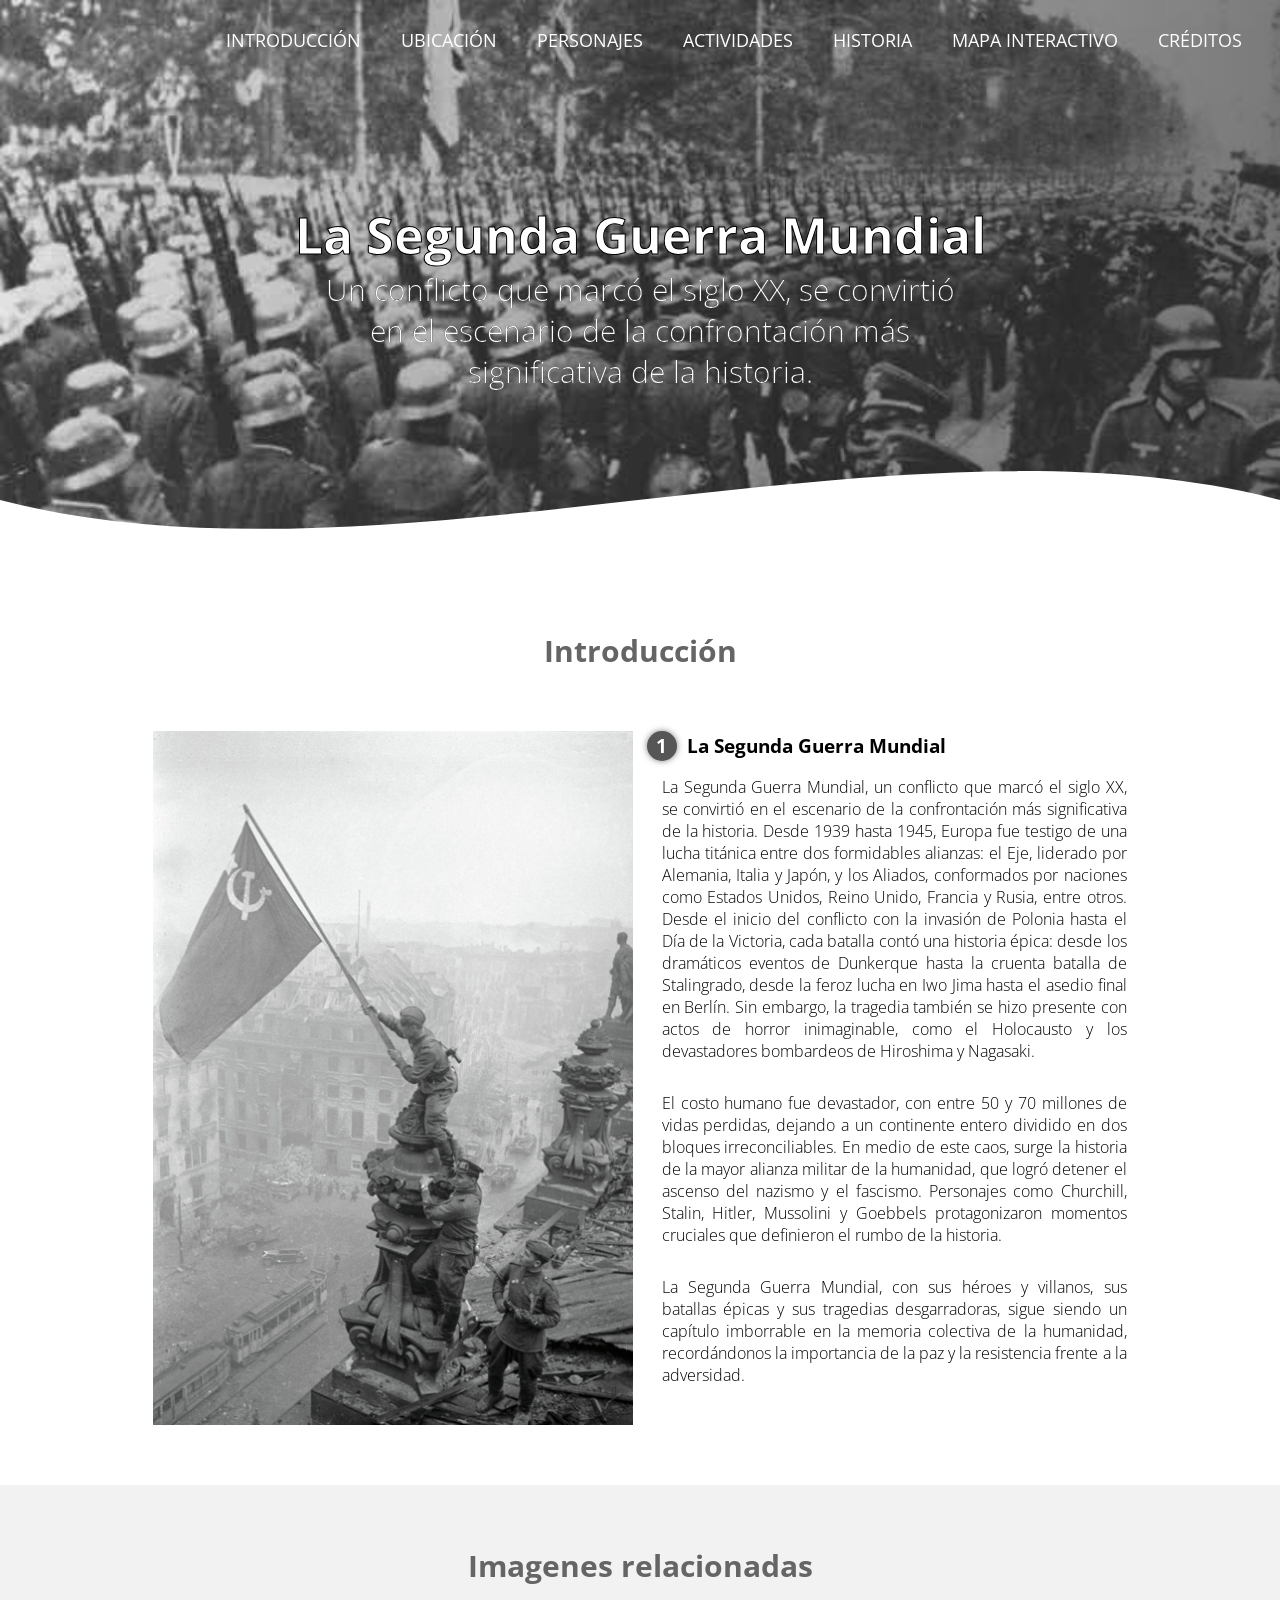
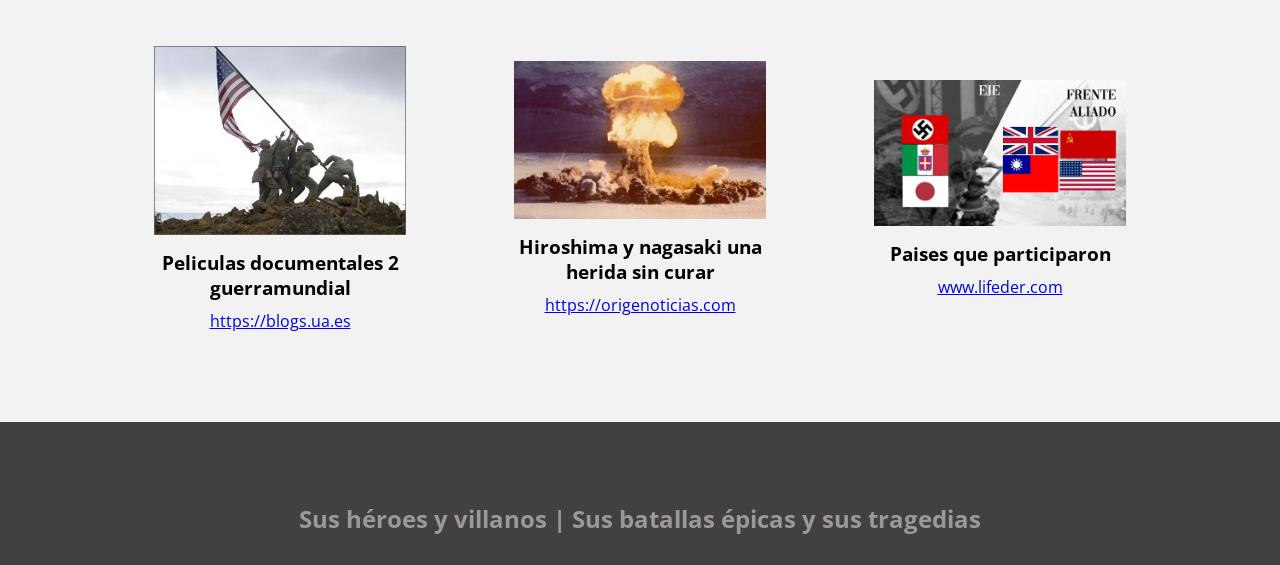
<file: index.html>
<!DOCTYPE html>
<html lang="es">
  <head>
    <meta charset="UTF-8" />
    <meta name="viewport" content="width=device-width, initial-scale=1.0" />
    <meta http-equiv="X-UA-Compatible" content="ie=edge" />
    <title>La Segunda Guerra Mundial</title>
    <!-- titulo -->
    <link rel="shortcut icon" href="img/union.png" type="image/x-icon" />
    <!-- icono de la pestaña del navegador -->
    <link
      href="https://cdnjs.cloudflare.com/ajax/libs/font-awesome/5.13.0/css/all.min.css"
      rel="stylesheet"
    />
    <!-- icono del menu de navegacion -->
    <link rel="stylesheet" href="css/estilos.css" />
    <!-- coneccion con los estilos -->
    <link
      href="https://fonts.googleapis.com/css?family=Open+Sans:300,400,700,800&display=swap"
      rel="stylesheet"
    />
    <!-- Fuente del texto: Open Sans -->
  </head>

  <body>
    <header>
      <!-- Menu de navegacion-->

      <nav>
        <input type="checkbox" id="check" />

        <label for="check" class="checkbtn">
          <i class="fas fa-bars"></i>
        </label>

        <ul>
          <li><a href="index.html">Introducción</a></li>
          <li><a href="ubicación.html">Ubicación</a></li>
          <li><a href="personajes.html">Personajes</a></li>
          <li><a href="actividades.html">Actividades</a></li>
          <li><a href="historia.html">Historia</a></li>
          <li><a href="mapa.html">Mapa interactivo</a></li>
          <li><a href="creditos.html">Créditos</a></li>
        </ul>
      </nav>

      <!-- texto del encabezado -->

      <section class="textos-header">
        <h1>La Segunda Guerra Mundial</h1>
        <h2>
          Un conflicto que marcó el siglo XX, se convirtió en el escenario de la
          confrontación más significativa de la historia.
        </h2>
      </section>

      <div class="wave" >
        <!--esto ayuda hacer la forma ondulada -->
        <!--  -->
        <img src="img/onda.svg" alt="" class="onda" />
      </div>

    </header>

    <!-- cuerpo del proyecto -->

    <main>
      <section class="contenedor sobre-nosotros">
        <h2 class="titulo">Introducción</h2>
        <div class="contenedor-sobre-nosotros">
          <img src="img/introduccion.jpg" alt="" class="imagen-about-us" />
          <div class="contenido-textos">
            <h3><span>1</span> La Segunda Guerra Mundial</h3>
            <p>
              La Segunda Guerra Mundial, un conflicto que marcó el siglo XX, se
              convirtió en el escenario de la confrontación más significativa de
              la historia. Desde 1939 hasta 1945, Europa fue testigo de una
              lucha titánica entre dos formidables alianzas: el Eje, liderado
              por Alemania, Italia y Japón, y los Aliados, conformados por
              naciones como Estados Unidos, Reino Unido, Francia y Rusia, entre
              otros. Desde el inicio del conflicto con la invasión de Polonia
              hasta el Día de la Victoria, cada batalla contó una historia
              épica: desde los dramáticos eventos de Dunkerque hasta la cruenta
              batalla de Stalingrado, desde la feroz lucha en Iwo Jima hasta el
              asedio final en Berlín. Sin embargo, la tragedia también se hizo
              presente con actos de horror inimaginable, como el Holocausto y
              los devastadores bombardeos de Hiroshima y Nagasaki.
            </p>
            <p>
              El costo humano fue devastador, con entre 50 y 70 millones de
              vidas perdidas, dejando a un continente entero dividido en dos
              bloques irreconciliables. En medio de este caos, surge la historia
              de la mayor alianza militar de la humanidad, que logró detener el
              ascenso del nazismo y el fascismo. Personajes como Churchill,
              Stalin, Hitler, Mussolini y Goebbels protagonizaron momentos
              cruciales que definieron el rumbo de la historia.
            </p>
            <p>
              La Segunda Guerra Mundial, con sus héroes y villanos, sus batallas
              épicas y sus tragedias desgarradoras, sigue siendo un capítulo
              imborrable en la memoria colectiva de la humanidad, recordándonos
              la importancia de la paz y la resistencia frente a la adversidad.
            </p>
          </div>
        </div>
      </section>

      <!-- Imagenes relacionadas -->

      <section class="about-services">
        <div class="contenedor">
          <h2 class="titulo">Imagenes relacionadas</h2>
          <div class="servicio-cont">
            <div class="servicio-ind">
              <img src="img/rela1.jpg" alt="" />
              <h3>Peliculas documentales 2 guerramundial</h3>
              <a href="https://blogs.ua.es/peliculasdocumentales2guerramundial/"
                >https://blogs.ua.es</a
              >
            </div>
            <div class="servicio-ind">
              <img src="img/rela2.jpg" alt="" />
              <h3>Hiroshima y nagasaki una herida sin curar</h3>
              <a
                href="https://origenoticias.com/70-anos-de-hiroshima-y-nagasaki-una-herida-sin-curar/"
                >https://origenoticias.com</a
              >
            </div>
            <div class="servicio-ind">
              <img src="img/rela3.jpg" alt="" />
              <h3>Paises que participaron</h3>
              <a
                href="https://www.lifeder.com/paises-participaron-segunda-guerra-mundial/"
                >www.lifeder.com</a
              >
            </div>
          </div>
        </div>
      </section>
    </main>

    <!-- parte final -->

    <footer>
      <h2 class="titulo-final">
        Sus héroes y villanos | Sus batallas épicas y sus tragedias
      </h2>
    </footer>
  </body>
</html>

<!--
    
    El diseño de este proyecto mio (se usaron varios tutoriales en youtube para llegar a este punto) es de una plantilla de un proyecto anterior que fue reutilizado, es por eso que los css mantienen esa forma

    Creditos del autor del trabajo: Oscar Daniel Sanabria Daza

-->
</file>
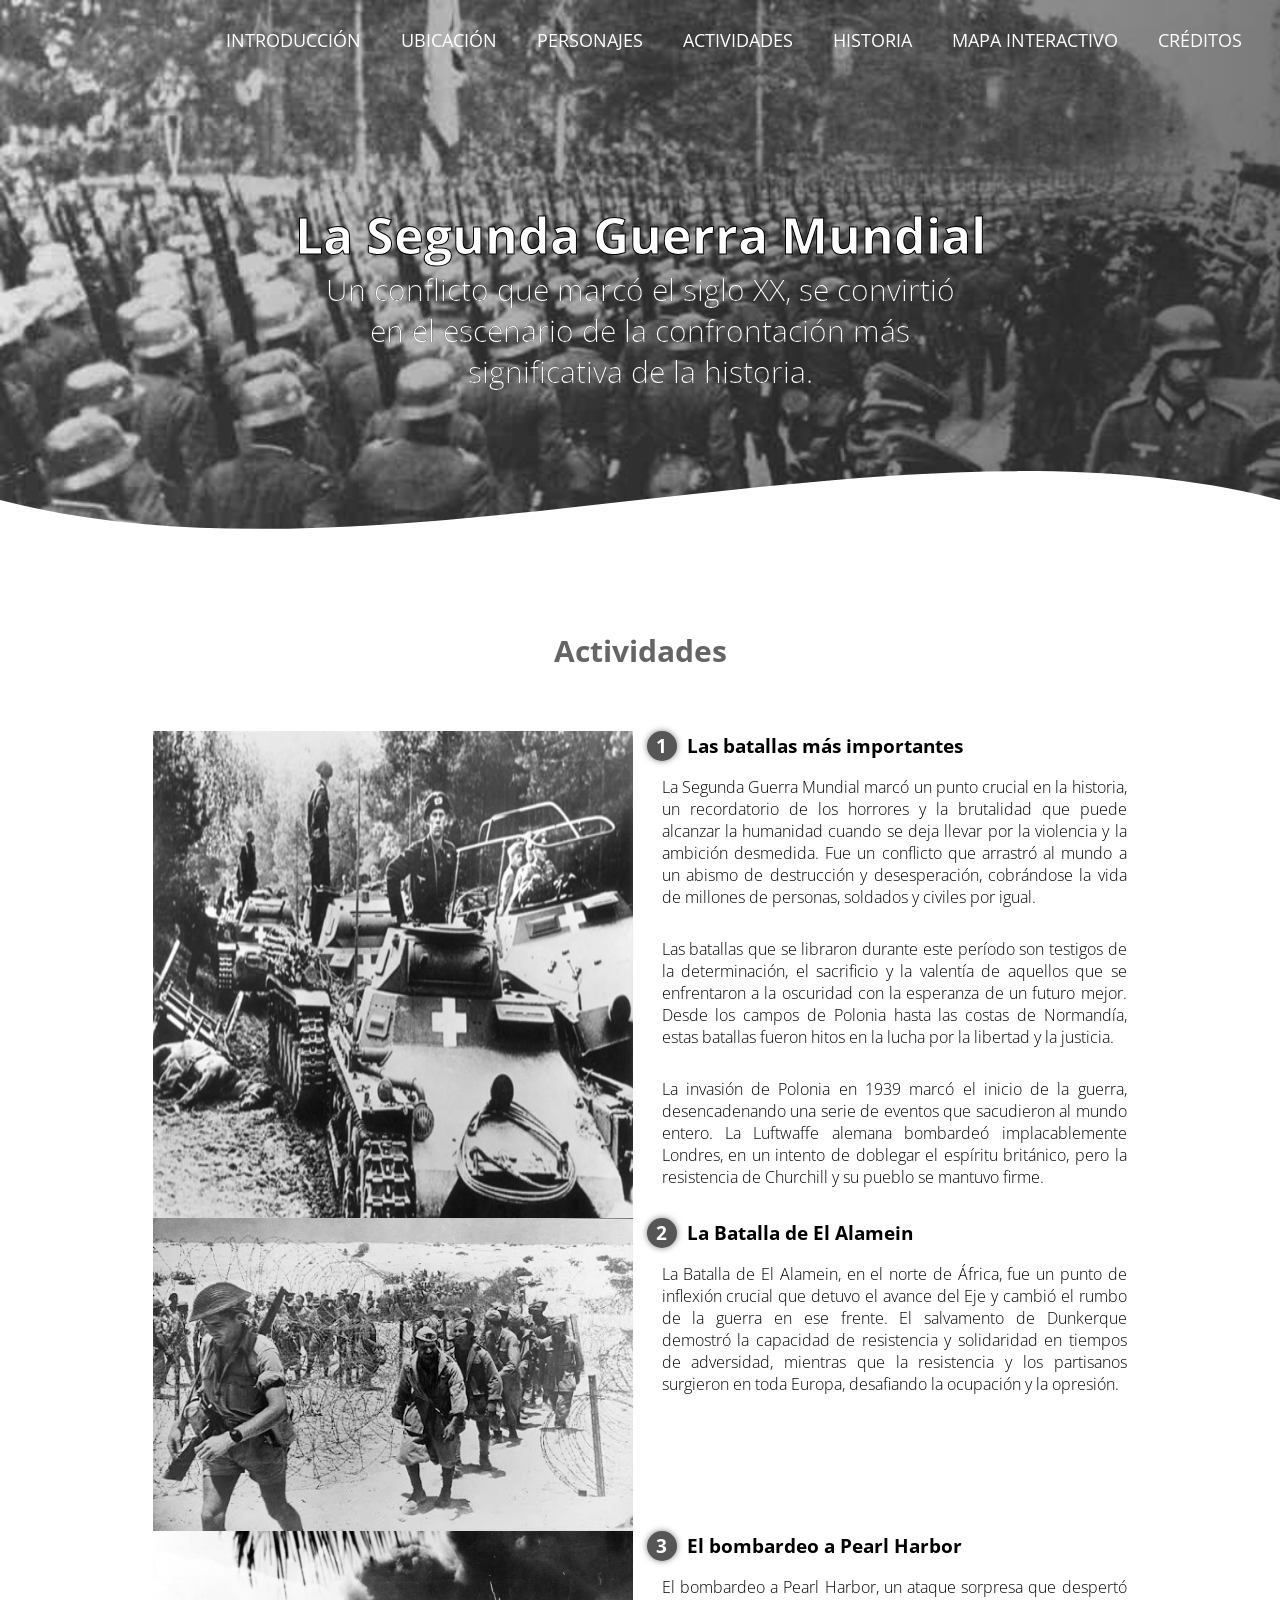
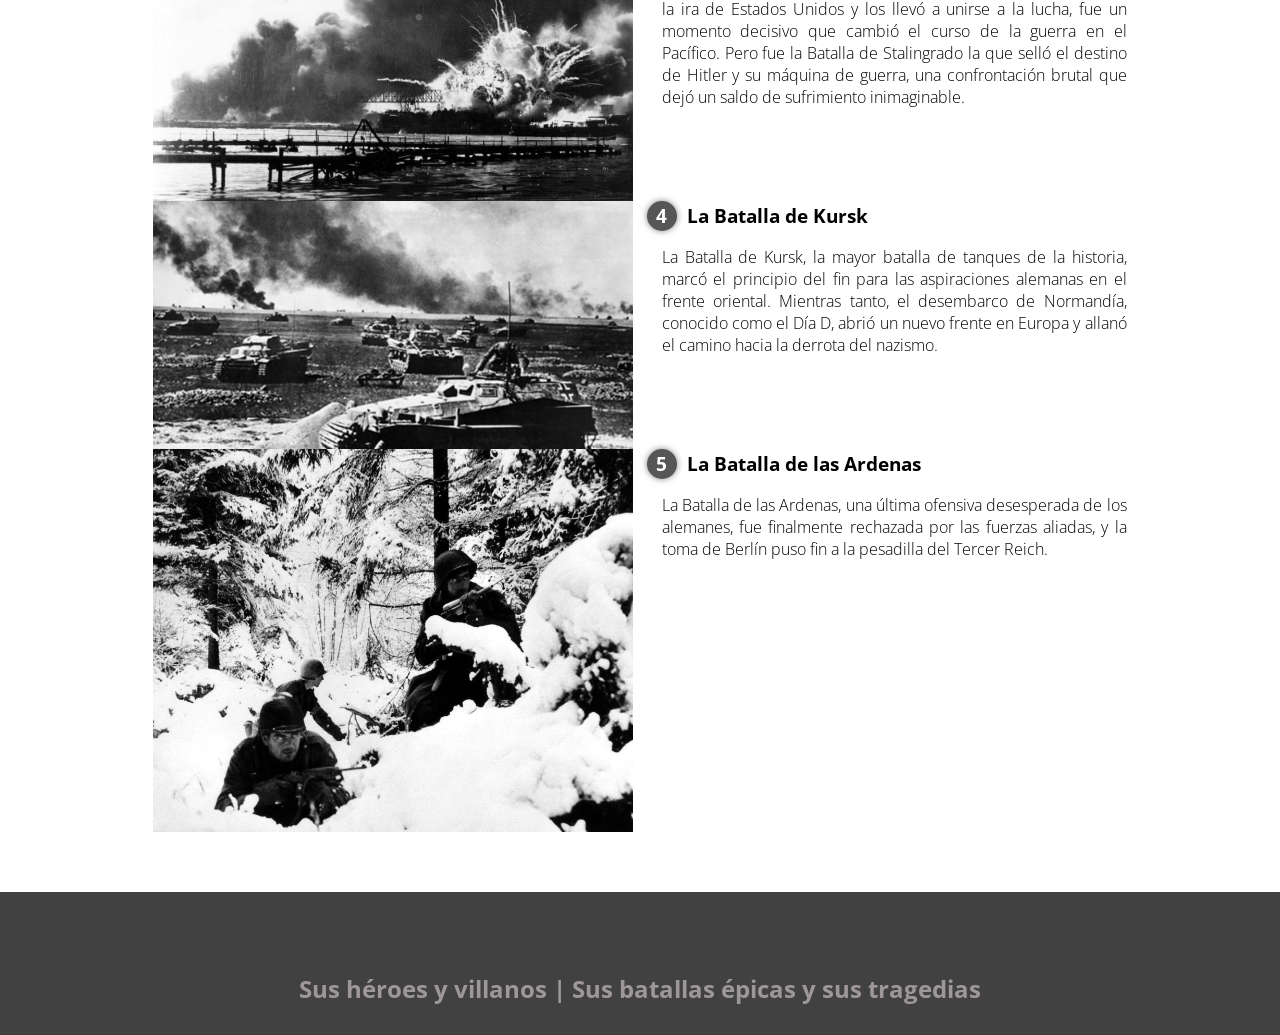
<file: actividades.html>
<!DOCTYPE html>
<html lang="es">

<head>
    <meta charset="UTF-8">
    <meta name="viewport" content="width=device-width, initial-scale=1.0">
    <meta http-equiv="X-UA-Compatible" content="ie=edge">
    <title>La Segunda Guerra Mundial</title> <!-- titulo -->
    <link rel="shortcut icon" href="img/union.png" type="image/x-icon"> <!-- icono de la pestaña del navegador -->
    <link href="https://cdnjs.cloudflare.com/ajax/libs/font-awesome/5.13.0/css/all.min.css" rel="stylesheet"> <!-- icono del menu de navegacion -->
    <link rel="stylesheet" href="css/estilos.css"> <!-- coneccion con los estilos -->
    <link href="https://fonts.googleapis.com/css?family=Open+Sans:300,400,700,800&display=swap" rel="stylesheet"> <!-- Fuente del texto: Open Sans -->
</head>

<body>
    <header>

        <!-- Menu de navegacion-->

        <nav>
            
            <input type="checkbox" id="check">

            <label for="check" class="checkbtn">
                <i class="fas fa-bars"></i>
            </label>

            <ul>
                <li><a href="index.html">Introducción</a></li>
                <li><a href="ubicación.html">Ubicación</a></li>
                <li><a href="personajes.html">Personajes</a></li>
                <li><a href="actividades.html">Actividades</a></li>
                <li><a href="historia.html">Historia</a></li>
                <li><a href="mapa.html">Mapa interactivo</a></li>
                <li><a href="creditos.html">Créditos</a></li>
            </ul>
        </nav>

        <!-- texto del encabezado -->

        <section class="textos-header">
            <h1>La Segunda Guerra Mundial</h1>
            <h2>Un conflicto que marcó el siglo XX, se convirtió en el escenario de la confrontación más significativa de la historia. </h2>
        </section>

        <div class="wave" >
            <!--esto ayuda hacer la forma ondulada -->
            <!--  -->
            <img src="img/onda.svg" alt="" class="onda" />
          </div>
          
    </header>

<!-- cuerpo del proyecto -->

    <main>
        <section class="contenedor sobre-nosotros">
            <h2 class="titulo">Actividades</h2>

            <div class="contenedor-sobre-nosotros">
                <img src="img/bat1.jpg" alt="" class="imagen-about-us">
                <div class="contenido-textos">
                    <h3><span>1</span> Las batallas más importantes</h3>
                    <p>
                        La Segunda Guerra Mundial marcó un punto crucial en la historia, un recordatorio de los horrores y la brutalidad que puede alcanzar la humanidad cuando se deja llevar por la violencia y la ambición desmedida. Fue un conflicto que arrastró al mundo a un abismo de destrucción y desesperación, cobrándose la vida de millones de personas, soldados y civiles por igual.
                    </p>
                    <p>
                        Las batallas que se libraron durante este período son testigos de la determinación, el sacrificio y la valentía de aquellos que se enfrentaron a la oscuridad con la esperanza de un futuro mejor. Desde los campos de Polonia hasta las costas de Normandía, estas batallas fueron hitos en la lucha por la libertad y la justicia.
                    </p>
                    <p>
                        La invasión de Polonia en 1939 marcó el inicio de la guerra, desencadenando una serie de eventos que sacudieron al mundo entero. La Luftwaffe alemana bombardeó implacablemente Londres, en un intento de doblegar el espíritu británico, pero la resistencia de Churchill y su pueblo se mantuvo firme.
                    </p>
                </div>
            </div>

<!-- Imagenes relacionadas con el texto -->

            <div class="contenedor-sobre-nosotros">
                <img src="img/bat2.jpg" alt="" class="imagen-about-us">
                <div class="contenido-textos">
                    <h3><span>2</span> La Batalla de El Alamein</h3>
                    <p>
                        La Batalla de El Alamein, en el norte de África, fue un punto de inflexión crucial que detuvo el avance del Eje y cambió el rumbo de la guerra en ese frente. El salvamento de Dunkerque demostró la capacidad de resistencia y solidaridad en tiempos de adversidad, mientras que la resistencia y los partisanos surgieron en toda Europa, desafiando la ocupación y la opresión.
                    </p>
                </div>
            </div>

            <div class="contenedor-sobre-nosotros">
                <img src="img/bat3.jpg" alt="" class="imagen-about-us">
                <div class="contenido-textos">
                    <h3><span>3</span> El bombardeo a Pearl Harbor</h3>
                    <p>
                        El bombardeo a Pearl Harbor, un ataque sorpresa que despertó la ira de Estados Unidos y los llevó a unirse a la lucha, fue un momento decisivo que cambió el curso de la guerra en el Pacífico. Pero fue la Batalla de Stalingrado la que selló el destino de Hitler y su máquina de guerra, una confrontación brutal que dejó un saldo de sufrimiento inimaginable.
                    </p>
                </div>
            </div>

            <div class="contenedor-sobre-nosotros">
                <img src="img/bat4.jpg" alt="" class="imagen-about-us">
                <div class="contenido-textos">
                    <h3><span>4</span> La Batalla de Kursk</h3>
                    <p>
                        La Batalla de Kursk, la mayor batalla de tanques de la historia, marcó el principio del fin para las aspiraciones alemanas en el frente oriental. Mientras tanto, el desembarco de Normandía, conocido como el Día D, abrió un nuevo frente en Europa y allanó el camino hacia la derrota del nazismo.
                    </p>
                </div>
            </div>

            <div class="contenedor-sobre-nosotros">
                <img src="img/bat5.jpg" alt="" class="imagen-about-us">
                <div class="contenido-textos">
                    <h3><span>5</span> La Batalla de las Ardenas</h3>
                    <p>
                        La Batalla de las Ardenas, una última ofensiva desesperada de los alemanes, fue finalmente rechazada por las fuerzas aliadas, y la toma de Berlín puso fin a la pesadilla del Tercer Reich.
                    </p>
                </div>
            </div>

        </section>
<!-- -->

    </main>

        <!-- parte final -->

    <footer>
        <h2 class="titulo-final"> Sus héroes y villanos | Sus batallas épicas y sus tragedias </h2>
    </footer>
</body>

</html>

<!--
    
    El diseño de este proyecto mio (se usaron varios tutoriales en youtube para llegar a este punto) es de una plantilla de un proyecto anterior que fue reutilizado, es por eso que los css mantienen esa forma

    Creditos del autor del trabajo: Oscar Daniel Sanabria Daza

-->
</file>
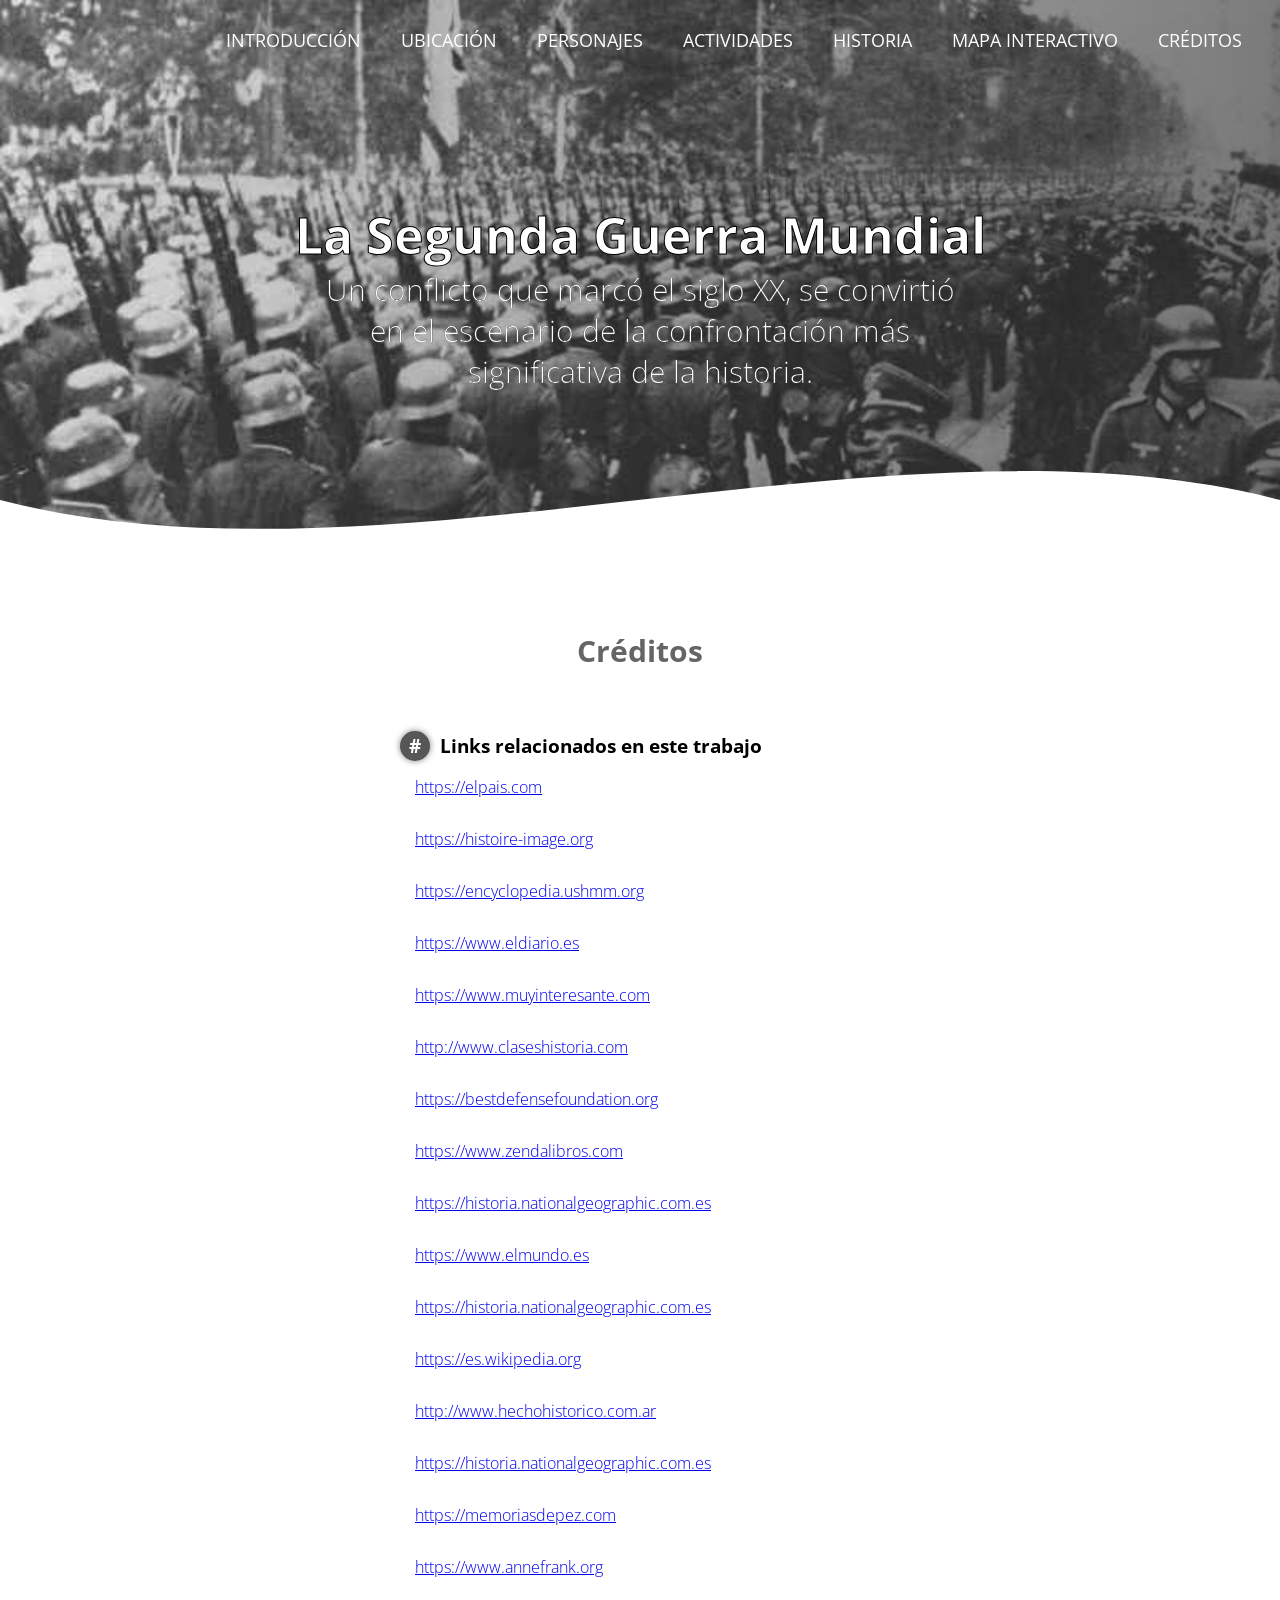
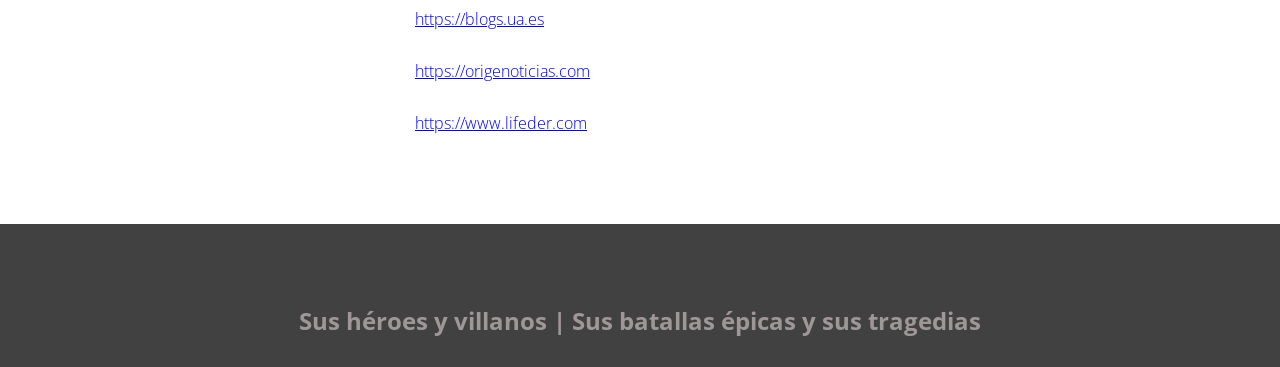
<file: creditos.html>
<!DOCTYPE html>
<html lang="es">

<head>
    <meta charset="UTF-8">
    <meta name="viewport" content="width=device-width, initial-scale=1.0">
    <meta http-equiv="X-UA-Compatible" content="ie=edge">
    <title>La Segunda Guerra Mundial</title> <!-- titulo -->
    <link rel="shortcut icon" href="img/union.png" type="image/x-icon"> <!-- icono de la pestaña del navegador -->
    <link href="https://cdnjs.cloudflare.com/ajax/libs/font-awesome/5.13.0/css/all.min.css" rel="stylesheet"> <!-- icono del menu de navegacion -->
    <link rel="stylesheet" href="css/estilos.css"> <!-- coneccion con los estilos -->
    <link href="https://fonts.googleapis.com/css?family=Open+Sans:300,400,700,800&display=swap" rel="stylesheet"> <!-- Fuente del texto: Open Sans -->
</head>
<!---->
<body>
    <header>

        <!-- Menu de navegacion-->

        <nav>
            
            <input type="checkbox" id="check">

            <label for="check" class="checkbtn">
                <i class="fas fa-bars"></i>
            </label>

            <ul>
                <li><a href="index.html">Introducción</a></li>
                <li><a href="ubicación.html">Ubicación</a></li>
                <li><a href="personajes.html">Personajes</a></li>
                <li><a href="actividades.html">Actividades</a></li>
                <li><a href="historia.html">Historia</a></li>
                <li><a href="mapa.html">Mapa interactivo</a></li>
                <li><a href="creditos.html">Créditos</a></li>
            </ul>
        </nav>

        <!-- texto del encabezado -->

        <section class="textos-header">
            <h1>La Segunda Guerra Mundial</h1>
            <h2>Un conflicto que marcó el siglo XX, se convirtió en el escenario de la confrontación más significativa de la historia. </h2>
        </section>

        <div class="wave" >
            <!--esto ayuda hacer la forma ondulada -->
            <!--  -->
            <img src="img/onda.svg" alt="" class="onda" />
          </div>
          
    </header>

    <!-- cuerpo del proyecto -->

    <main>

        <section class="contenedor sobre-nosotros">
            <h2 class="titulo">Créditos</h2>
            <div class="contenedor-sobre-nosotros">
                <div class="contenido-textos">
                    <h3><span>#</span> Links relacionados en este trabajo</h3>
                    <p><a href="https://elpais.com/internacional/2012/01/26/album/1327603530_263653.html">https://elpais.com</a></p>
                    <p><a href="https://histoire-image.org/etudes/hitler-paris">https://histoire-image.org</a></p>
                    <p><a href="https://encyclopedia.ushmm.org/content/es/article/d-day">https://encyclopedia.ushmm.org</a></p>
                    <p><a href="https://www.eldiario.es/sociedad/son-imagenes-holocausto-youtube-censuro-inapropiadas-jovenes_1_8287177.html">https://www.eldiario.es</a></p>
                    <p><a href="https://www.muyinteresante.com/historia/31172.html">https://www.muyinteresante.com</a></p>
                    <p><a href="http://www.claseshistoria.com/2guerramundial/contraofensiva-africa.html">http://www.claseshistoria.com</a></p>
                    <p><a href="https://bestdefensefoundation.org/history-of-pearl-harbor/ ">https://bestdefensefoundation.org</a></p>
                    <p><a href="https://www.zendalibros.com/batalla-de-kursk-5-de-julio-de-1943-rusia-alemania/ ">https://www.zendalibros.com</a></p>
                    <p><a href="https://historia.nationalgeographic.com.es/a/batalla-ardenas-fracaso-ultimo-contraataque-hitler_20240">https://historia.nationalgeographic.com.es</a></p>
                    <p><a href="https://www.elmundo.es/especiales/2009/09/internacional/segunda_guerra_mundial/protagonistas/index.html">https://www.elmundo.es</a></p>
                    <p><a href="https://historia.nationalgeographic.com.es/a/segunda-guerra-mundial-explicada-mapas_18283">https://historia.nationalgeographic.com.es</a></p>
                    <p><a href="https://es.wikipedia.org/wiki/Batalla_de_Mulhouse ">https://es.wikipedia.org</a></p>
                    <p><a href="http://www.hechohistorico.com.ar/Archivos/Culturas_Antiguas/pais-global/mapa76.htm">http://www.hechohistorico.com.ar</a></p>
                    <p><a href="https://historia.nationalgeographic.com.es/temas/segunda-guerra-mundial">https://historia.nationalgeographic.com.es</a></p>
                    <p><a href="https://memoriasdepez.com/segunda-guerra-mundial/ ">https://memoriasdepez.com</a></p>
                    <p><a href="https://www.annefrank.org/es/timeline/131/el-ejercito-rojo-llega-a-berlin/">https://www.annefrank.org</a></p>
                    <p><a href="https://blogs.ua.es/peliculasdocumentales2guerramundial/">https://blogs.ua.es</a></p>
                    <p><a href="https://origenoticias.com/70-anos-de-hiroshima-y-nagasaki-una-herida-sin-curar/">https://origenoticias.com</a></p>
                    <p><a href="https://www.lifeder.com/paises-participaron-segunda-guerra-mundial/">https://www.lifeder.com</a></p>
                </div>
            </div>
        </section>

    </main>
    
    <!-- parte final -->

    <footer>
        <h2 class="titulo-final"> Sus héroes y villanos | Sus batallas épicas y sus tragedias </h2>
    </footer>
</body>

</html>

<!--
    
    El diseño de este proyecto mio (se usaron varios tutoriales en youtube para llegar a este punto) es de una plantilla de un proyecto anterior que fue reutilizado, es por eso que los css mantienen esa forma

    Creditos del autor del trabajo: Oscar Daniel Sanabria Daza

-->
</file>
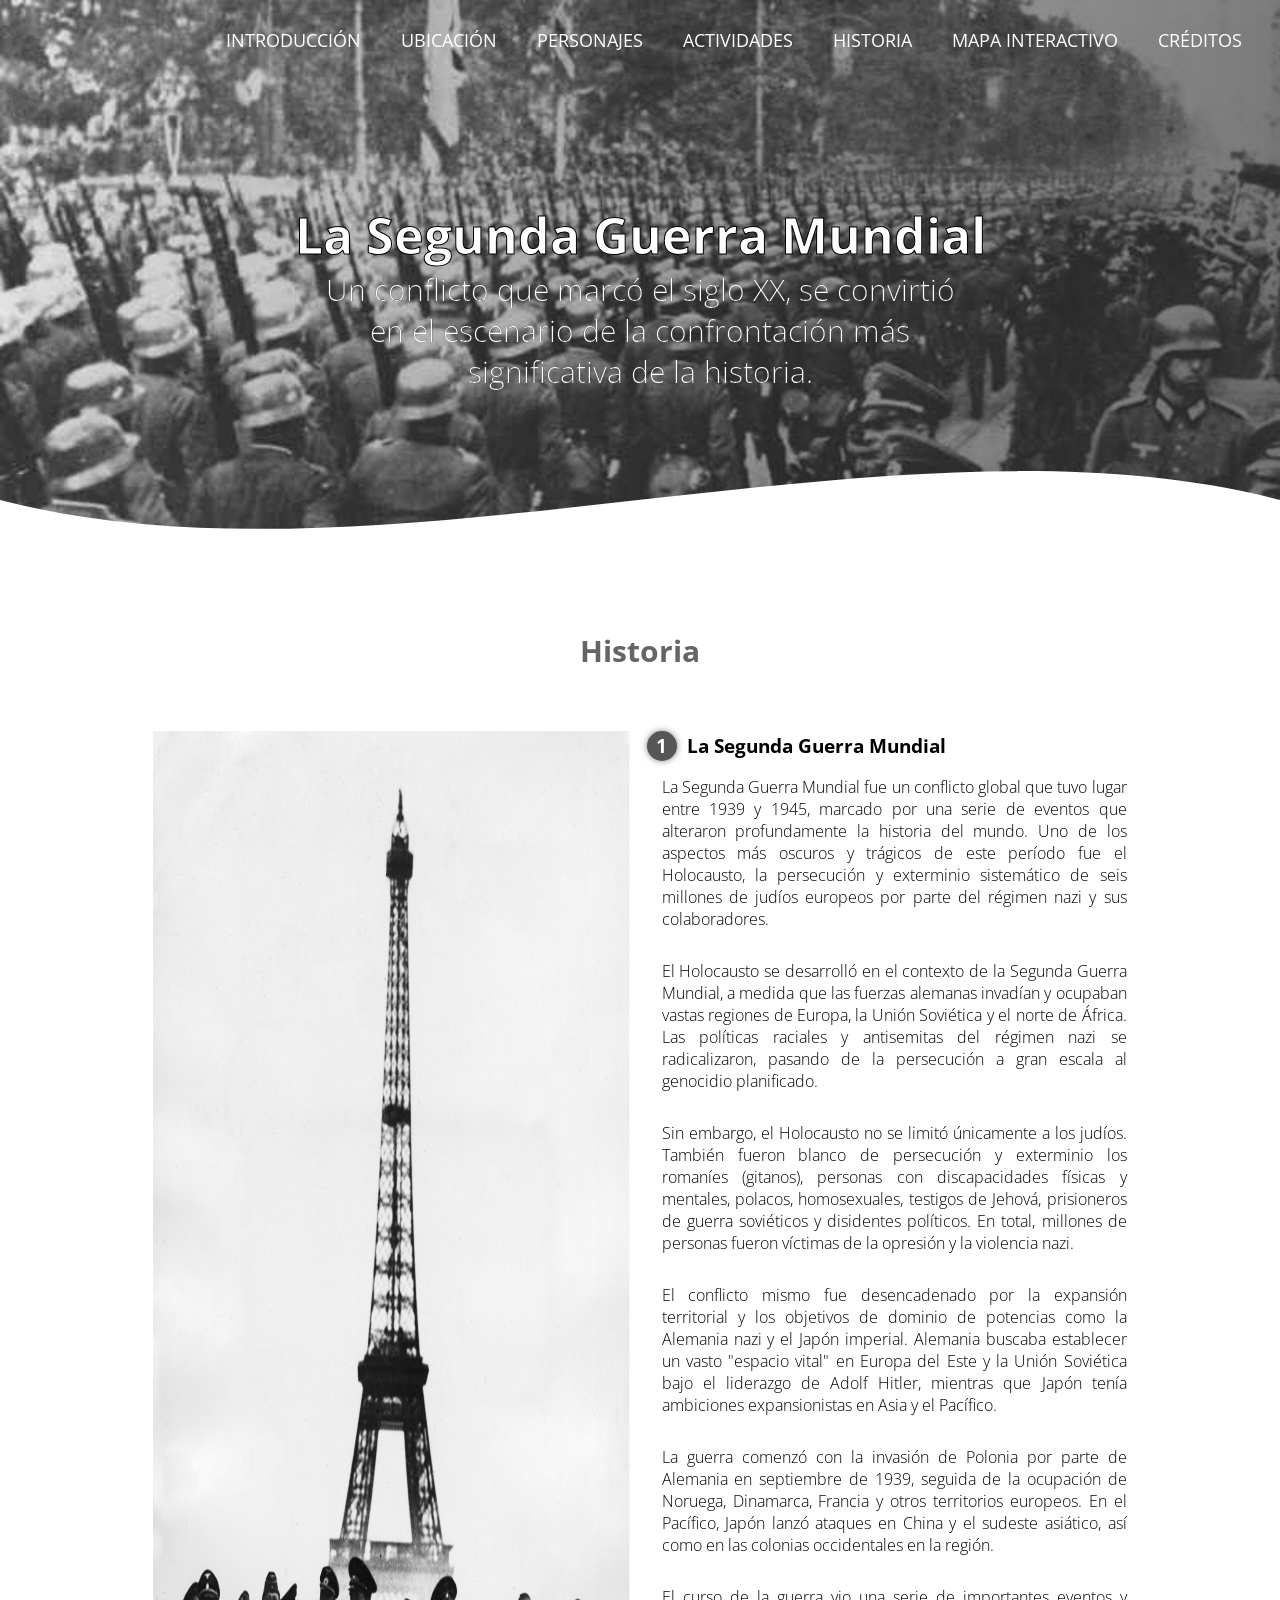
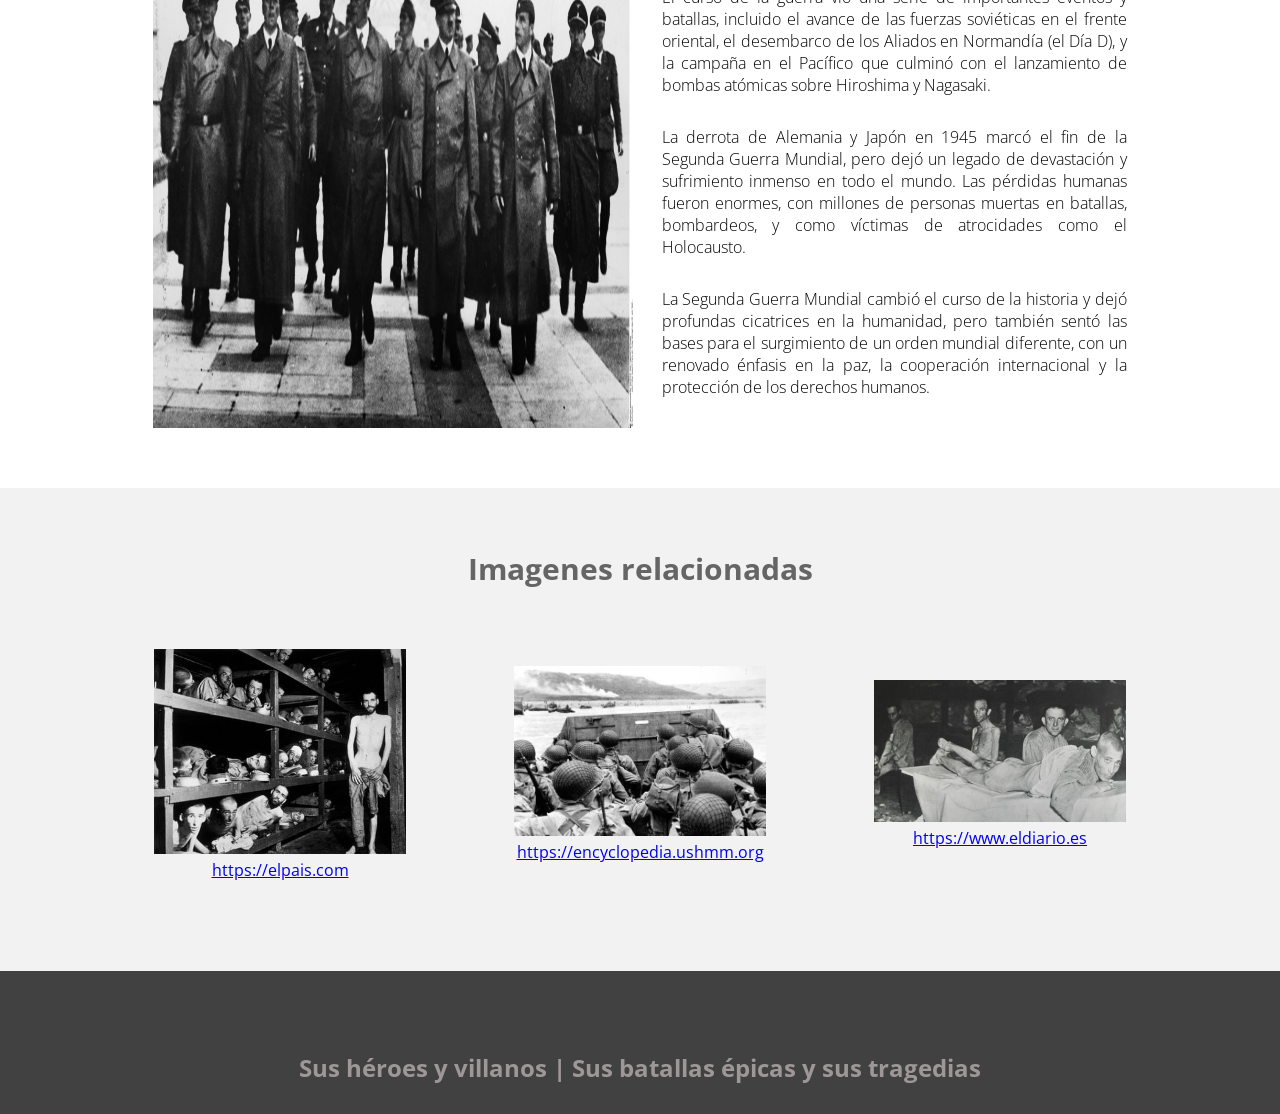
<file: historia.html>
<!DOCTYPE html>
<html lang="es">

<head>
    <meta charset="UTF-8">
    <meta name="viewport" content="width=device-width, initial-scale=1.0">
    <meta http-equiv="X-UA-Compatible" content="ie=edge">
    <title>La Segunda Guerra Mundial</title> <!-- titulo -->
    <link rel="shortcut icon" href="img/union.png" type="image/x-icon"> <!-- icono de la pestaña del navegador -->
    <link href="https://cdnjs.cloudflare.com/ajax/libs/font-awesome/5.13.0/css/all.min.css" rel="stylesheet"> <!-- icono del menu de navegacion -->
    <link rel="stylesheet" href="css/estilos.css"> <!-- coneccion con los estilos -->
    <link href="https://fonts.googleapis.com/css?family=Open+Sans:300,400,700,800&display=swap" rel="stylesheet"> <!-- Fuente del texto: Open Sans -->
</head>

<!---->
<body>
    <header>

         <!-- Menu de navegacion-->

         <nav>
            
            <input type="checkbox" id="check">

            <label for="check" class="checkbtn">
                <i class="fas fa-bars"></i>
            </label>

            <ul>
                <li><a href="index.html">Introducción</a></li>
                <li><a href="ubicación.html">Ubicación</a></li>
                <li><a href="personajes.html">Personajes</a></li>
                <li><a href="actividades.html">Actividades</a></li>
                <li><a href="historia.html">Historia</a></li>
                <li><a href="mapa.html">Mapa interactivo</a></li>
                <li><a href="creditos.html">Créditos</a></li>
            </ul>
        </nav>

        <!-- texto del encabezado -->

        <section class="textos-header">
            <h1>La Segunda Guerra Mundial</h1>
            <h2>Un conflicto que marcó el siglo XX, se convirtió en el escenario de la confrontación más significativa de la historia. </h2>
        </section>
        
        <div class="wave" >
            <!--esto ayuda hacer la forma ondulada -->
            <!--  -->
            <img src="img/onda.svg" alt="" class="onda" />
          </div>
          
    </header>

    <!-- cuerpo del proyecto -->

    <main>
        <section class="contenedor sobre-nosotros">
            <h2 class="titulo">Historia</h2>
            <div class="contenedor-sobre-nosotros">
                <img src="img/histo1.jpg" alt="" class="imagen-about-us">
                <div class="contenido-textos">
                    <h3><span>1</span> La Segunda Guerra Mundial</h3>
                    <p>
                        La Segunda Guerra Mundial fue un conflicto global que tuvo lugar entre 1939 y 1945, marcado por una serie de eventos que alteraron profundamente la historia del mundo. Uno de los aspectos más oscuros y trágicos de este período fue el Holocausto, la persecución y exterminio sistemático de seis millones de judíos europeos por parte del régimen nazi y sus colaboradores.</p>
                    <p>
                        El Holocausto se desarrolló en el contexto de la Segunda Guerra Mundial, a medida que las fuerzas alemanas invadían y ocupaban vastas regiones de Europa, la Unión Soviética y el norte de África. Las políticas raciales y antisemitas del régimen nazi se radicalizaron, pasando de la persecución a gran escala al genocidio planificado.</p>
                    <p>
                        Sin embargo, el Holocausto no se limitó únicamente a los judíos. También fueron blanco de persecución y exterminio los romaníes (gitanos), personas con discapacidades físicas y mentales, polacos, homosexuales, testigos de Jehová, prisioneros de guerra soviéticos y disidentes políticos. En total, millones de personas fueron víctimas de la opresión y la violencia nazi.
                    </p>
                    <p>
                        El conflicto mismo fue desencadenado por la expansión territorial y los objetivos de dominio de potencias como la Alemania nazi y el Japón imperial. Alemania buscaba establecer un vasto "espacio vital" en Europa del Este y la Unión Soviética bajo el liderazgo de Adolf Hitler, mientras que Japón tenía ambiciones expansionistas en Asia y el Pacífico.
                    </p>
                    <p>
                        La guerra comenzó con la invasión de Polonia por parte de Alemania en septiembre de 1939, seguida de la ocupación de Noruega, Dinamarca, Francia y otros territorios europeos. En el Pacífico, Japón lanzó ataques en China y el sudeste asiático, así como en las colonias occidentales en la región.
                    </p>
                    <p>
                        El curso de la guerra vio una serie de importantes eventos y batallas, incluido el avance de las fuerzas soviéticas en el frente oriental, el desembarco de los Aliados en Normandía (el Día D), y la campaña en el Pacífico que culminó con el lanzamiento de bombas atómicas sobre Hiroshima y Nagasaki.
                    </p>
                    <p>
                        La derrota de Alemania y Japón en 1945 marcó el fin de la Segunda Guerra Mundial, pero dejó un legado de devastación y sufrimiento inmenso en todo el mundo. Las pérdidas humanas fueron enormes, con millones de personas muertas en batallas, bombardeos, y como víctimas de atrocidades como el Holocausto.
                    </p>
                    <p>
                        La Segunda Guerra Mundial cambió el curso de la historia y dejó profundas cicatrices en la humanidad, pero también sentó las bases para el surgimiento de un orden mundial diferente, con un renovado énfasis en la paz, la cooperación internacional y la protección de los derechos humanos.
                    </p>
                </div>
            </div>
        </section>

        <!-- Imagenes relacionadas -->
<!-- -->
        <section class="about-services">
            <div class="contenedor">
                <h2 class="titulo">Imagenes relacionadas</h2>
                <div class="servicio-cont">
                    <div class="servicio-ind">
                        <img src="img/histo2.jpg" alt="">
                        <a href="https://elpais.com/internacional/2012/01/26/album/1327603530_263653.html">https://elpais.com</a>
                    </div>
                    <div class="servicio-ind">
                        <img src="img/histo3.jpg" alt="">
                        <a href="https://encyclopedia.ushmm.org/content/es/article/d-day">https://encyclopedia.ushmm.org</a>
                    </div>
                    <div class="servicio-ind">
                        <img src="img/histo4.jpg" alt="">
                        <a href="https://www.eldiario.es/sociedad/son-imagenes-holocausto-youtube-censuro-inapropiadas-jovenes_1_8287177.html">https://www.eldiario.es</a>
                    </div>
                </div>
            </div>
        </section>
    </main>

    <!-- parte final -->

    <footer>
        <h2 class="titulo-final"> Sus héroes y villanos | Sus batallas épicas y sus tragedias </h2>
    </footer>
</body>

</html>

<!--
    
    El diseño de este proyecto mio (se usaron varios tutoriales en youtube para llegar a este punto) es de una plantilla de un proyecto anterior que fue reutilizado, es por eso que los css mantienen esa forma

    Creditos del autor del trabajo: Oscar Daniel Sanabria Daza

-->
</file>
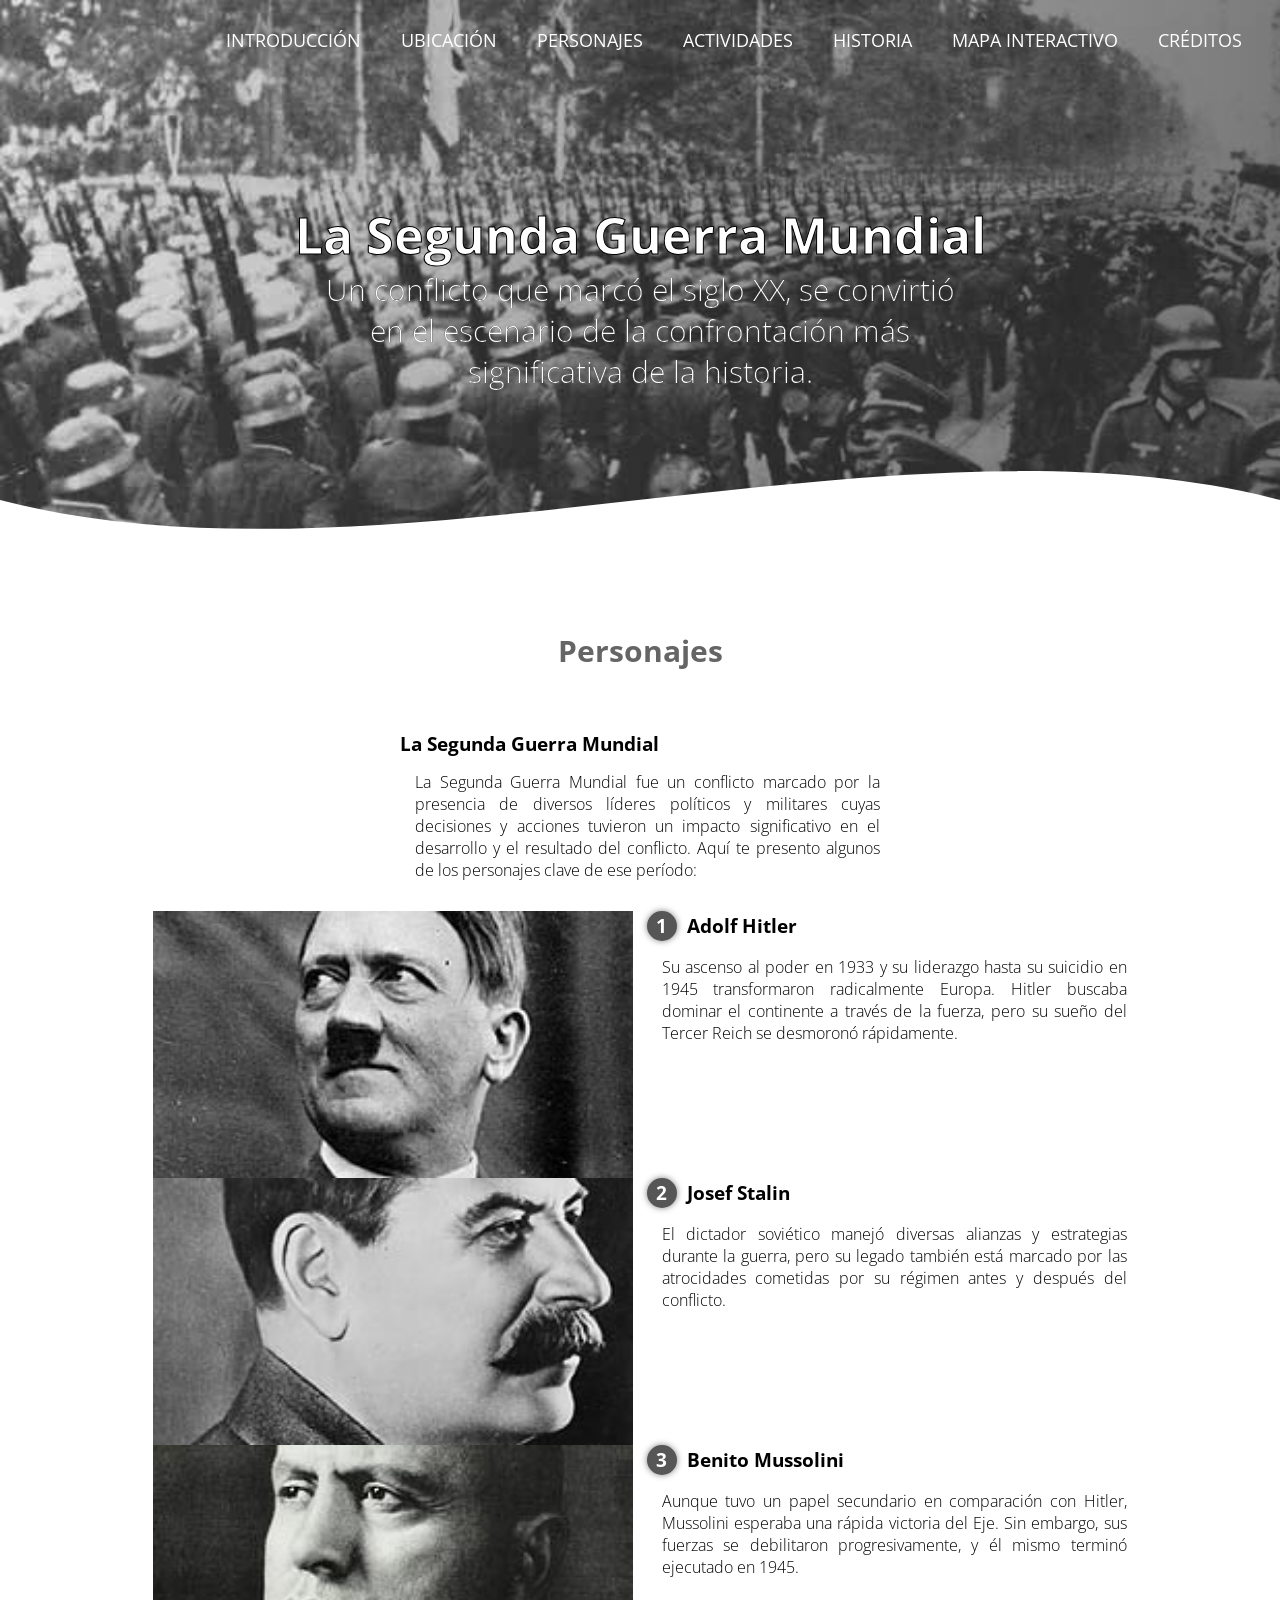
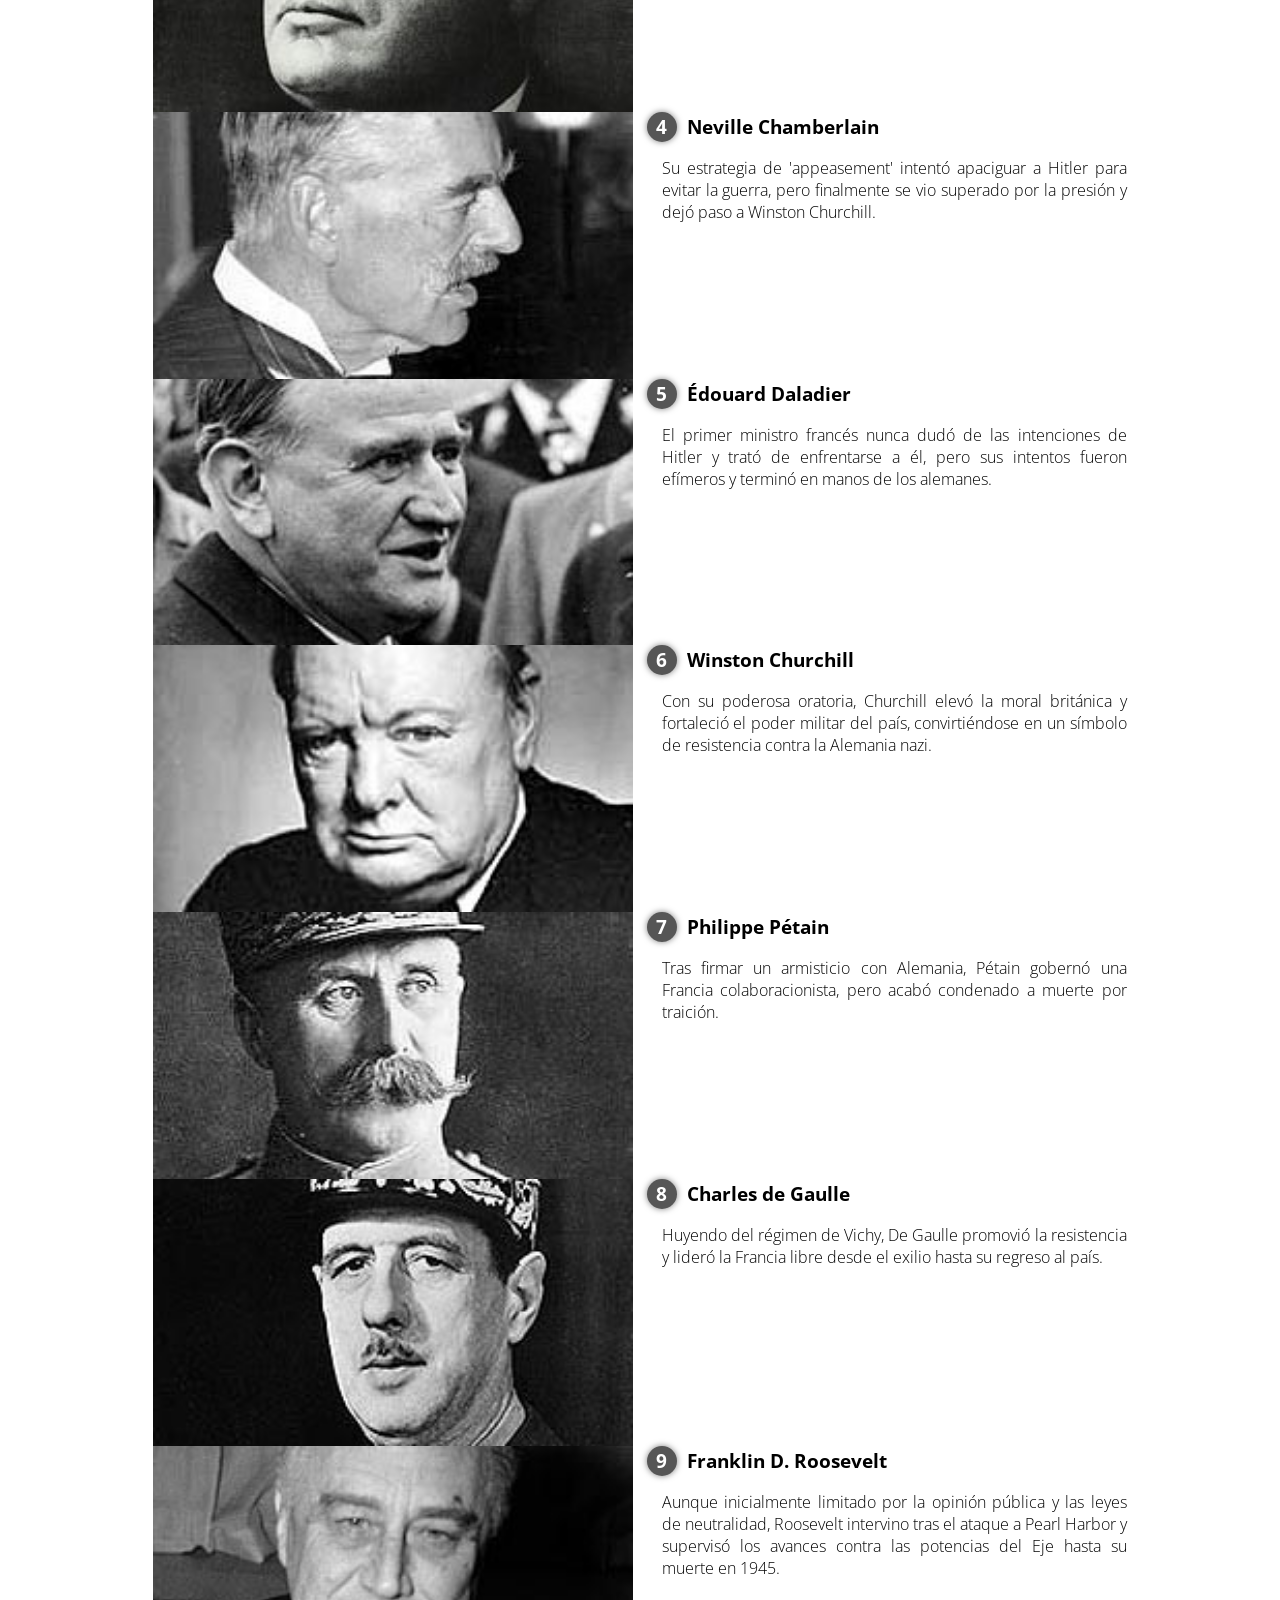
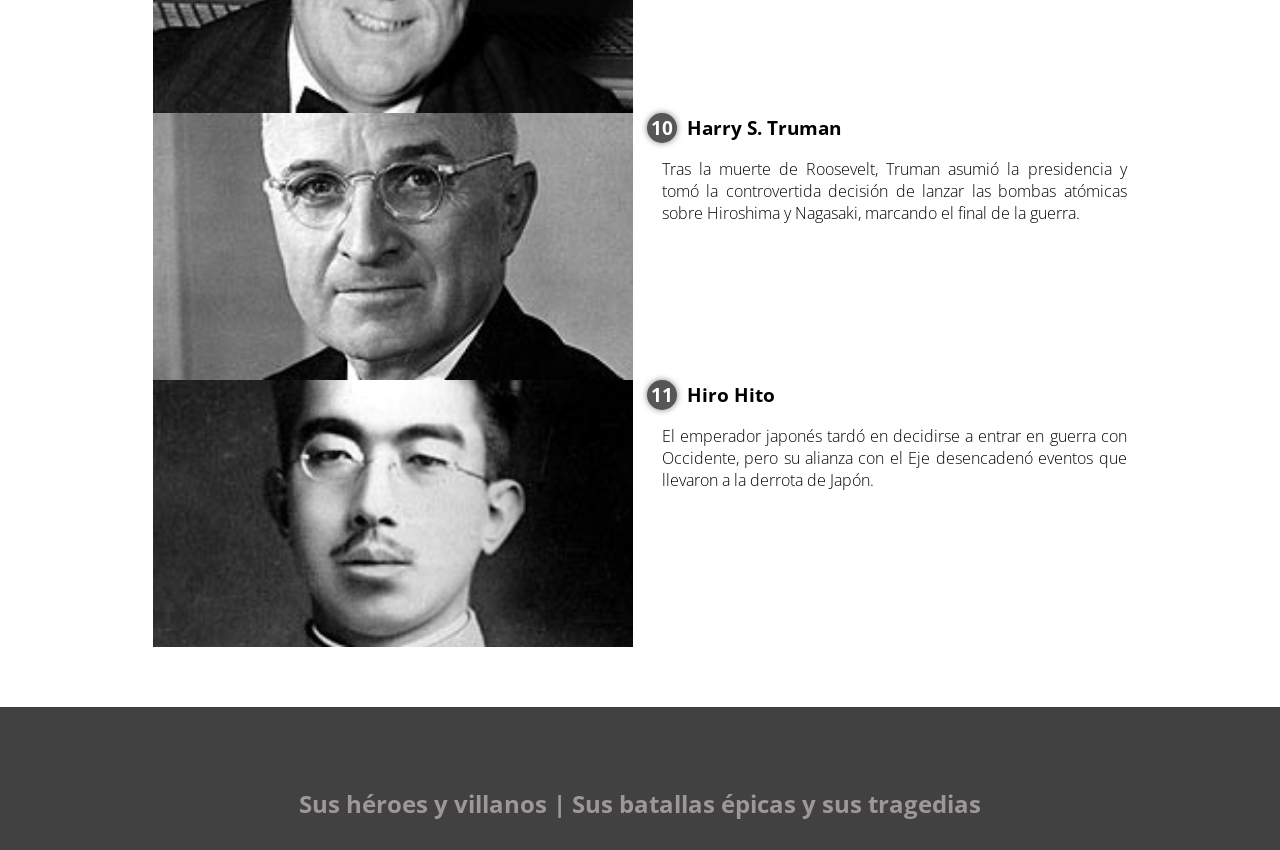
<file: personajes.html>
<!DOCTYPE html>
<html lang="es">

<head>
    <meta charset="UTF-8">
    <meta name="viewport" content="width=device-width, initial-scale=1.0">
    <meta http-equiv="X-UA-Compatible" content="ie=edge">
    <title>La Segunda Guerra Mundial</title> <!-- titulo -->
    <link rel="shortcut icon" href="img/union.png" type="image/x-icon"> <!-- icono de la pestaña del navegador -->
    <link href="https://cdnjs.cloudflare.com/ajax/libs/font-awesome/5.13.0/css/all.min.css" rel="stylesheet"> <!-- icono del menu de navegacion -->
    <link rel="stylesheet" href="css/estilos.css"> <!-- coneccion con los estilos -->
    <link href="https://fonts.googleapis.com/css?family=Open+Sans:300,400,700,800&display=swap" rel="stylesheet"> <!-- Fuente del texto: Open Sans -->
</head>

<body>
    <header>

        <!-- Menu de navegacion-->

        <nav>
            
            <input type="checkbox" id="check">

            <label for="check" class="checkbtn">
                <i class="fas fa-bars"></i>
            </label>

            <ul>
                <li><a href="index.html">Introducción</a></li>
                <li><a href="ubicación.html">Ubicación</a></li>
                <li><a href="personajes.html">Personajes</a></li>
                <li><a href="actividades.html">Actividades</a></li>
                <li><a href="historia.html">Historia</a></li>
                <li><a href="mapa.html">Mapa interactivo</a></li>
                <li><a href="creditos.html">Créditos</a></li>
            </ul>
        </nav>

        <!-- texto del encabezado -->

        <section class="textos-header">
            <h1>La Segunda Guerra Mundial</h1>
            <h2>Un conflicto que marcó el siglo XX, se convirtió en el escenario de la confrontación más significativa de la historia. </h2>
        </section>
        
        <div class="wave" >
            <!--esto ayuda hacer la forma ondulada -->
            <!--  -->
            <img src="img/onda.svg" alt="" class="onda" />
          </div>

    </header>

    <!-- cuerpo del proyecto -->

    <main>
        <section class="contenedor sobre-nosotros">
            <h2 class="titulo">Personajes</h2>

            <div class="contenedor-sobre-nosotros">
                <div class="contenido-textos">
                    <h3> La Segunda Guerra Mundial</h3>
                    <p>
                        La Segunda Guerra Mundial fue un conflicto marcado por la presencia de diversos líderes políticos y militares cuyas decisiones y acciones tuvieron un impacto significativo en el desarrollo y el resultado del conflicto. Aquí te presento algunos de los personajes clave de ese período:
                    </p>
                </div>
            </div>

            <div class="contenedor-sobre-nosotros">
                <img src="img/per1.jpg" alt="" class="imagen-about-us">
                <div class="contenido-textos">
                    <h3><span>1</span> Adolf Hitler</h3>
                    <p>
                        Su ascenso al poder en 1933 y su liderazgo hasta su suicidio en 1945 transformaron radicalmente Europa. Hitler buscaba dominar el continente a través de la fuerza, pero su sueño del Tercer Reich se desmoronó rápidamente.
                    </p>
                </div>
            </div>

            <div class="contenedor-sobre-nosotros">
                <img src="img/per2.jpg" alt="" class="imagen-about-us">
                <div class="contenido-textos">
                    <h3><span>2</span> Josef Stalin</h3>
                    <p>
                        El dictador soviético manejó diversas alianzas y estrategias durante la guerra, pero su legado también está marcado por las atrocidades cometidas por su régimen antes y después del conflicto.
                    </p>
                </div>
            </div>

            <div class="contenedor-sobre-nosotros">
                <img src="img/per3.jpg" alt="" class="imagen-about-us">
                <div class="contenido-textos">
                    <h3><span>3</span> Benito Mussolini</h3>
                    <p>
                        Aunque tuvo un papel secundario en comparación con Hitler, Mussolini esperaba una rápida victoria del Eje. Sin embargo, sus fuerzas se debilitaron progresivamente, y él mismo terminó ejecutado en 1945.
                    </p>
                </div>
            </div>

            <div class="contenedor-sobre-nosotros">
                <img src="img/per4.jpg" alt="" class="imagen-about-us">
                <div class="contenido-textos">
                    <h3><span>4</span> Neville Chamberlain</h3>
                    <p>
                        Su estrategia de 'appeasement' intentó apaciguar a Hitler para evitar la guerra, pero finalmente se vio superado por la presión y dejó paso a Winston Churchill.
                    </p>
                </div>
            </div>

            <div class="contenedor-sobre-nosotros">
                <img src="img/per5.jpg" alt="" class="imagen-about-us">
                <div class="contenido-textos">
                    <h3><span>5</span> Édouard Daladier</h3>
                    <p>
                        El primer ministro francés nunca dudó de las intenciones de Hitler y trató de enfrentarse a él, pero sus intentos fueron efímeros y terminó en manos de los alemanes.
                    </p>
                </div>
            </div>

            <div class="contenedor-sobre-nosotros">
                <img src="img/per6.jpg" alt="" class="imagen-about-us">
                <div class="contenido-textos">
                    <h3><span>6</span> Winston Churchill</h3>
                    <p>
                        Con su poderosa oratoria, Churchill elevó la moral británica y fortaleció el poder militar del país, convirtiéndose en un símbolo de resistencia contra la Alemania nazi.
                    </p>
                </div>
            </div>

            <div class="contenedor-sobre-nosotros">
                <img src="img/per7.jpg" alt="" class="imagen-about-us">
                <div class="contenido-textos">
                    <h3><span>7</span> Philippe Pétain</h3>
                    <p>
                        Tras firmar un armisticio con Alemania, Pétain gobernó una Francia colaboracionista, pero acabó condenado a muerte por traición.
                    </p>
                </div>
            </div>

            <div class="contenedor-sobre-nosotros">
                <img src="img/per8.jpg" alt="" class="imagen-about-us">
                <div class="contenido-textos">
                    <h3><span>8</span> Charles de Gaulle</h3>
                    <p>
                        Huyendo del régimen de Vichy, De Gaulle promovió la resistencia y lideró la Francia libre desde el exilio hasta su regreso al país.
                    </p>
                </div>
            </div>

            <div class="contenedor-sobre-nosotros">
                <img src="img/per9.jpg" alt="" class="imagen-about-us">
                <div class="contenido-textos">
                    <h3><span>9</span> Franklin D. Roosevelt</h3>
                    <p>
                        Aunque inicialmente limitado por la opinión pública y las leyes de neutralidad, Roosevelt intervino tras el ataque a Pearl Harbor y supervisó los avances contra las potencias del Eje hasta su muerte en 1945.
                    </p>
                </div>
            </div>

            <div class="contenedor-sobre-nosotros">
                <img src="img/per10.jpg" alt="" class="imagen-about-us">
                <div class="contenido-textos">
                    <h3><span>10</span> Harry S. Truman</h3>
                    <p>
                        Tras la muerte de Roosevelt, Truman asumió la presidencia y tomó la controvertida decisión de lanzar las bombas atómicas sobre Hiroshima y Nagasaki, marcando el final de la guerra.
                    </p>
                </div>
            </div>

            <div class="contenedor-sobre-nosotros">
                <img src="img/per11.jpg" alt="" class="imagen-about-us">
                <div class="contenido-textos">
                    <h3><span>11</span> Hiro Hito</h3>
                    <p>
                        El emperador japonés tardó en decidirse a entrar en guerra con Occidente, pero su alianza con el Eje desencadenó eventos que llevaron a la derrota de Japón.
                    </p>
                </div>
            </div>

        </section>

    </main>

    <!-- parte final -->

    <footer>
        <h2 class="titulo-final"> Sus héroes y villanos | Sus batallas épicas y sus tragedias </h2>
    </footer>
</body>

</html>

<!--
    
    El diseño de este proyecto mio (se usaron varios tutoriales en youtube para llegar a este punto) es de una plantilla de un proyecto anterior que fue reutilizado, es por eso que los css mantienen esa forma

    Creditos del autor del trabajo: Oscar Daniel Sanabria Daza

-->
</file>
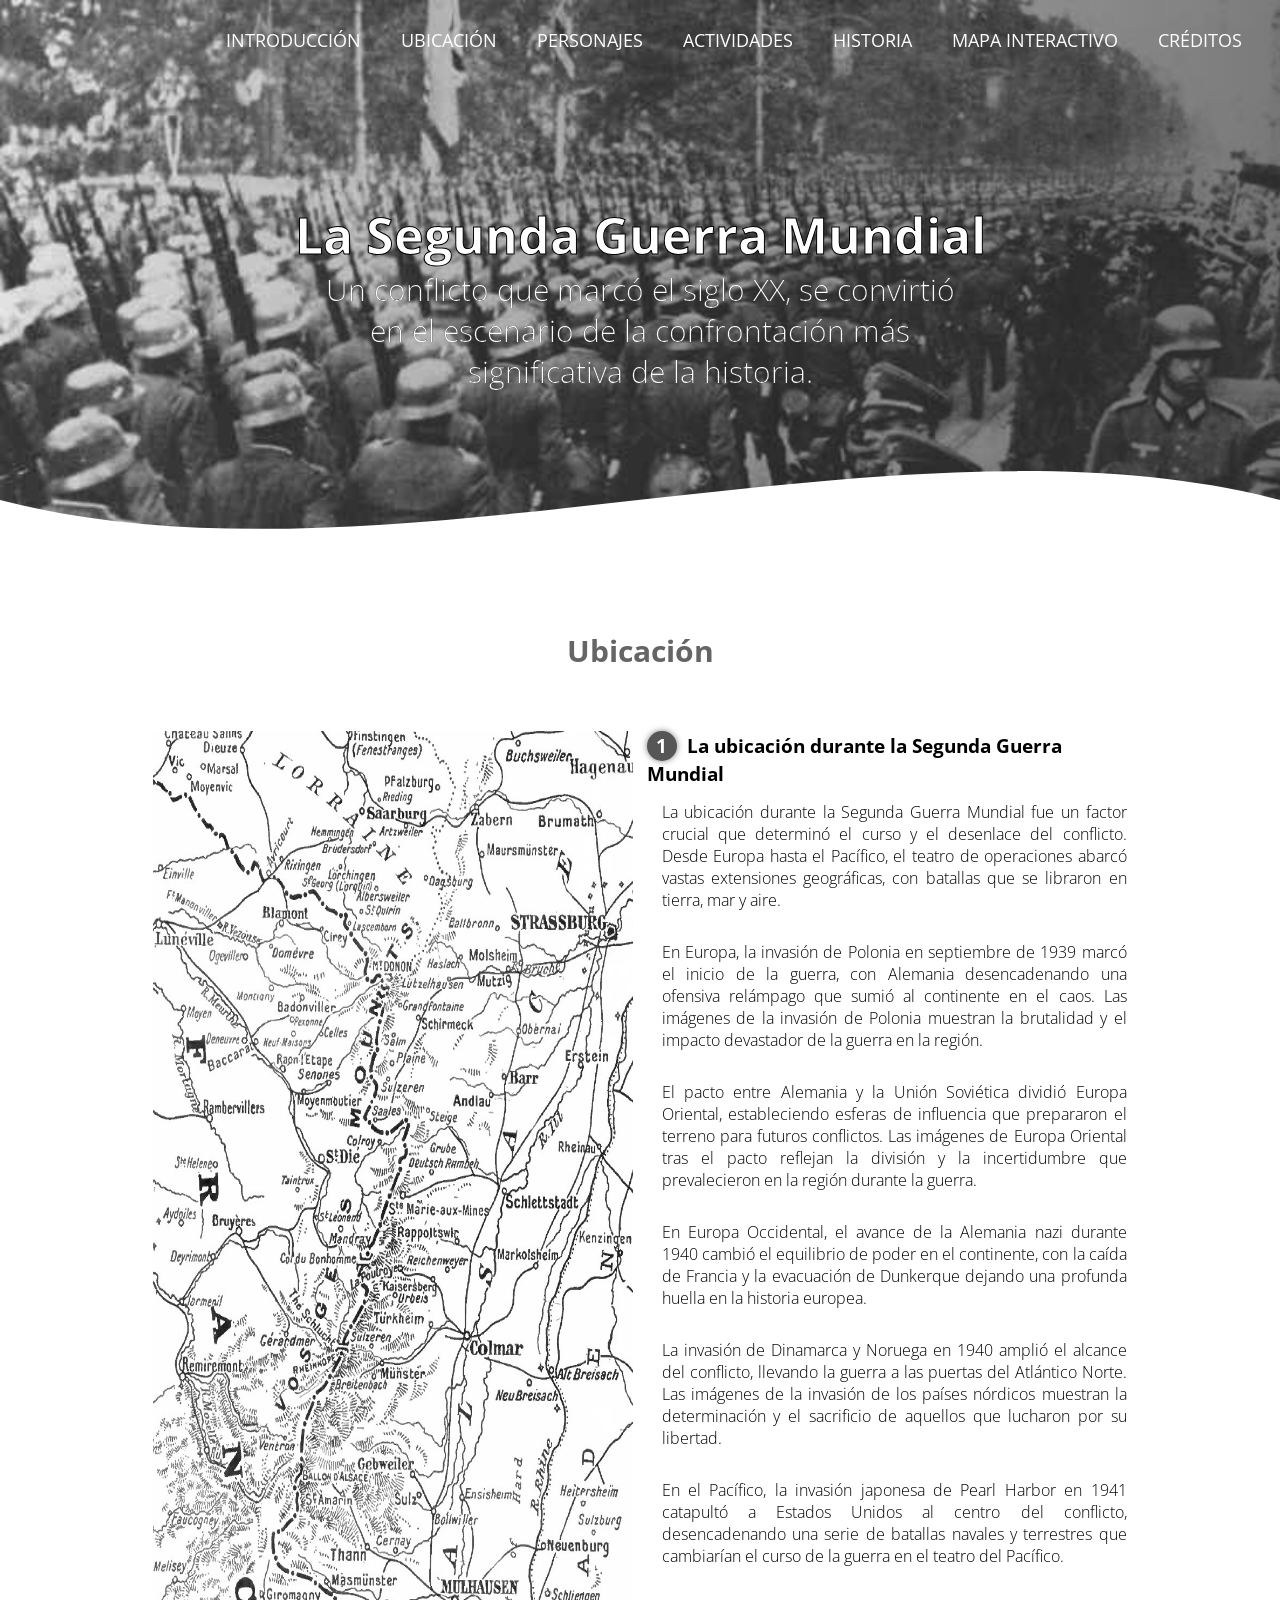
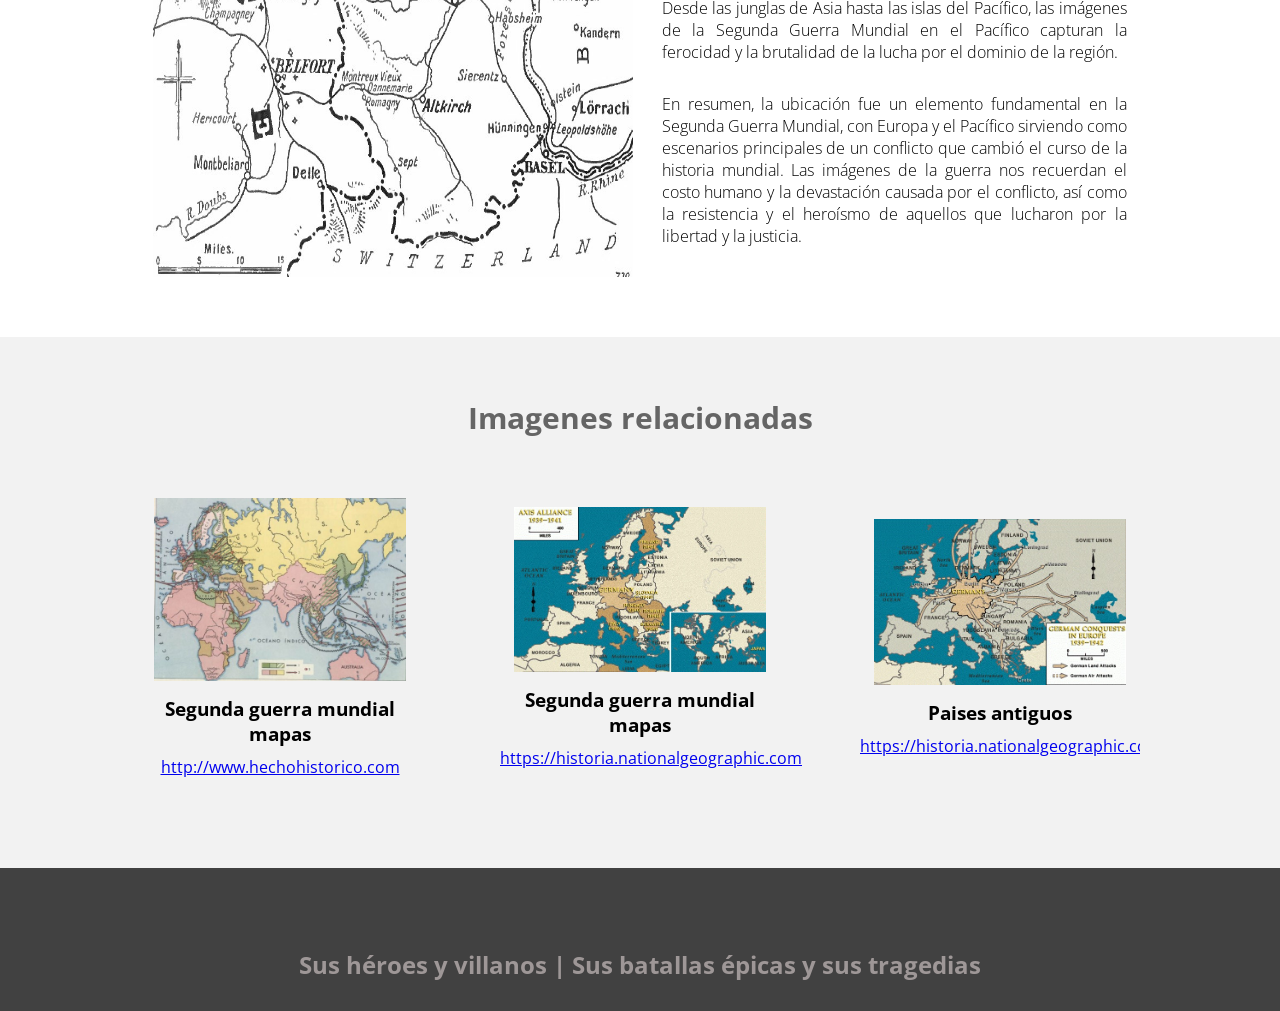
<file: ubicación.html>
<!DOCTYPE html>
<html lang="es">

<head>
    <meta charset="UTF-8">
    <meta name="viewport" content="width=device-width, initial-scale=1.0">
    <meta http-equiv="X-UA-Compatible" content="ie=edge">
    <title>La Segunda Guerra Mundial</title> <!-- titulo -->
    <link rel="shortcut icon" href="img/union.png" type="image/x-icon"> <!-- icono de la pestaña del navegador -->
    <link href="https://cdnjs.cloudflare.com/ajax/libs/font-awesome/5.13.0/css/all.min.css" rel="stylesheet"> <!-- icono del menu de navegacion -->
    <link rel="stylesheet" href="css/estilos.css"> <!-- coneccion con los estilos -->
    <link href="https://fonts.googleapis.com/css?family=Open+Sans:300,400,700,800&display=swap" rel="stylesheet"> <!-- Fuente del texto: Open Sans -->
</head>

<body>
    <header>

        <!-- Menu de navegacion-->

        <nav>
            
            <input type="checkbox" id="check">

            <label for="check" class="checkbtn">
                <i class="fas fa-bars"></i>
            </label>

            <ul>
                <li><a href="index.html">Introducción</a></li>
                <li><a href="ubicación.html">Ubicación</a></li>
                <li><a href="personajes.html">Personajes</a></li>
                <li><a href="actividades.html">Actividades</a></li>
                <li><a href="historia.html">Historia</a></li>
                <li><a href="mapa.html">Mapa interactivo</a></li>
                <li><a href="creditos.html">Créditos</a></li>
            </ul>
        </nav>

         <!-- texto del encabezado -->

        <section class="textos-header">
            <h1>La Segunda Guerra Mundial</h1>
            <h2>Un conflicto que marcó el siglo XX, se convirtió en el escenario de la confrontación más significativa de la historia. </h2>
        </section>

        <div class="wave" >
            <!--esto ayuda hacer la forma ondulada -->
            <!--  -->
            <img src="img/onda.svg" alt="" class="onda" />
          </div>
          
    </header>

    <!-- cuerpo del proyecto -->

    <main>
        <section class="contenedor sobre-nosotros">
            <h2 class="titulo">Ubicación</h2>
            <div class="contenedor-sobre-nosotros">
                <img src="img/ubicacion.jpg" alt="" class="imagen-about-us">
                <div class="contenido-textos">
                    <h3><span>1</span> La ubicación durante la Segunda Guerra Mundial</h3>
                    <p>
                        La ubicación durante la Segunda Guerra Mundial fue un factor crucial que determinó el curso y el desenlace del conflicto. Desde Europa hasta el Pacífico, el teatro de operaciones abarcó vastas extensiones geográficas, con batallas que se libraron en tierra, mar y aire.
                    </p>
                    <p>
                        En Europa, la invasión de Polonia en septiembre de 1939 marcó el inicio de la guerra, con Alemania desencadenando una ofensiva relámpago que sumió al continente en el caos. Las imágenes de la invasión de Polonia muestran la brutalidad y el impacto devastador de la guerra en la región.
                    </p>
                    <p>
                        El pacto entre Alemania y la Unión Soviética dividió Europa Oriental, estableciendo esferas de influencia que prepararon el terreno para futuros conflictos. Las imágenes de Europa Oriental tras el pacto reflejan la división y la incertidumbre que prevalecieron en la región durante la guerra.
                    </p>
                    <p>
                        En Europa Occidental, el avance de la Alemania nazi durante 1940 cambió el equilibrio de poder en el continente, con la caída de Francia y la evacuación de Dunkerque dejando una profunda huella en la historia europea.
                    </p>
                    <p>
                        La invasión de Dinamarca y Noruega en 1940 amplió el alcance del conflicto, llevando la guerra a las puertas del Atlántico Norte. Las imágenes de la invasión de los países nórdicos muestran la determinación y el sacrificio de aquellos que lucharon por su libertad.
                    </p>
                    <p>
                        En el Pacífico, la invasión japonesa de Pearl Harbor en 1941 catapultó a Estados Unidos al centro del conflicto, desencadenando una serie de batallas navales y terrestres que cambiarían el curso de la guerra en el teatro del Pacífico.
                    </p>
                    <p>
                        Desde las junglas de Asia hasta las islas del Pacífico, las imágenes de la Segunda Guerra Mundial en el Pacífico capturan la ferocidad y la brutalidad de la lucha por el dominio de la región.
                    </p>
                    <p>
                        En resumen, la ubicación fue un elemento fundamental en la Segunda Guerra Mundial, con Europa y el Pacífico sirviendo como escenarios principales de un conflicto que cambió el curso de la historia mundial. Las imágenes de la guerra nos recuerdan el costo humano y la devastación causada por el conflicto, así como la resistencia y el heroísmo de aquellos que lucharon por la libertad y la justicia.
                    </p>
                </div>
            </div>
        </section>

        <!-- Imagenes relacionadas -->

        <section class="about-services">
            <div class="contenedor">
                <h2 class="titulo">Imagenes relacionadas</h2>
                <div class="servicio-cont">
                    <div class="servicio-ind">
                        <img src="img/ubi1.jpg" alt="">
                        <h3>Segunda guerra mundial mapas</h3>
                        <a href="http://www.hechohistorico.com.ar/Archivos/Culturas_Antiguas/pais-global/mapa76.htm">http://www.hechohistorico.com</a>
                        
                    </div>
                    <div class="servicio-ind">
                        <img src="img/ubi2.jpg" alt="">
                        <h3>Segunda guerra mundial mapas</h3>
                        <a href="https://historia.nationalgeographic.com.es/a/segunda-guerra-mundial-explicada-mapas_18283">https://historia.nationalgeographic.com</a>
                    </div>
                    <div class="servicio-ind">
                        <img src="img/ubi3.jpg" alt="">
                        <h3>Paises antiguos</h3>
                        <a href="https://historia.nationalgeographic.com.es/a/segunda-guerra-mundial-explicada-mapas_18283">https://historia.nationalgeographic.com</a>
                    </div>
                </div>
            </div>
        </section>
    </main>

    <!-- parte final -->

    <footer>
        <h2 class="titulo-final"> Sus héroes y villanos | Sus batallas épicas y sus tragedias </h2>
    </footer>
</body>

</html>

<!--
    
    El diseño de este proyecto mio (se usaron varios tutoriales en youtube para llegar a este punto) es de una plantilla de un proyecto anterior que fue reutilizado, es por eso que los css mantienen esa forma

    Creditos del autor del trabajo: Oscar Daniel Sanabria Daza

-->
</file>
<file: css/estilos.css>
* {
  margin: 0;
  padding: 0;
  box-sizing: border-box;
}

:root {
  --blanco: #fff;
  --negro: #000;
  --titulo: #656565;
  --hover: #9e9797;
  --fondo1: #bc4e9c;
  --fondo2: #1f1f3c;
}

body {
  font-family: "open sans";
}

.contenedor {
  padding: 60px 0;
  width: 90%;
  max-width: 1000px;
  margin: auto;
  overflow: hidden;
}

.titulo {
  color: var(--titulo);
  font-size: 30px;
  text-align: center;
  margin-bottom: 60px;
}

/* Header */

header {
  width: 100%;
  height: 600px;
  background: var(--titulo);
  /* fallback for old browsers */
  background: -webkit-linear-gradient(
      to right,
      hsla(0, 0%, 73%, 0.226),
      hsla(0, 0%, 23%, 0.664)
    ),
    url(../img/inicio.jpg);
  /* Chrome 10-25, Safari 5.1-6 */
  background: linear-gradient(
      to right,
      hsla(0, 0%, 73%, 0.226),
      hsla(0, 0%, 23%, 0.664)
    ),
    url(../img/inicio.jpg);
  /* W3C, IE 10+/ Edge, Firefox 16+, Chrome 26+, Opera 12+, Safari 7+ */
  background-size: cover;
  background-attachment: fixed;
  position: relative;
}

/* decoracion de la onda */

.wave {
  height: 150px;
  overflow: hidden;
  position: absolute;
  bottom: 0;
  width: 100%;
  z-index: 1; /* esto le da una posicion al vector svg en el eje z, se va usar para que quede atras del menu despegable */
}

.onda {
  width: 100%;
}

/* menu de navegacion */

nav {
  width: 100%;
}

nav ul {
  float: right;
  margin-right: 20px;
}

nav ul li {
  display: inline-block;
  line-height: 80px;
  margin: 0 5px;
}

nav ul li a {
  color: var(--blanco);
  font-size: 18px;
  padding: 7px 13px;
  border-radius: 3px;
  text-transform: uppercase;
  text-decoration: none;
}

nav > ul li a:hover {
  background: var(--hover);
  transition: 0.5s;
  text-decoration: underline;
}

.checkbtn {
  font-size: 30px;
  color: var(--blanco);
  float: right;
  line-height: 80px;
  margin-right: 40px;
  cursor: pointer;
  display: none;
}
#check {
  display: none;
}

/* header */

header .textos-header {
  display: flex;
  height: 430px;
  width: 100%;
  align-items: center;
  justify-content: center;
  flex-direction: column;
  text-align: center;
}

.textos-header h1 {
  -webkit-text-stroke: 1px var(--negro);
  font-size: 50px;
  color: var(--blanco);
}

.textos-header h2 {
  -webkit-text-stroke: 0.2px var(--negro);
  font-size: 30px;
  width: 50%;
  font-weight: 300;
  color: var(--blanco);
}

/* About us */

main .sobre-nosotros {
  padding: 30px 0 60px 0;
}
.contenedor-sobre-nosotros {
  display: flex;
  justify-content: space-evenly;
}

.imagen-about-us {
  width: 48%;
}

.sobre-nosotros .contenido-textos {
  width: 48%;
}

.contenido-textos h3 {
  margin-bottom: 15px;
}

.contenido-textos h3 span {
  background: #565656;
  color: var(--blanco);
  border-radius: 50%;
  display: inline-block;
  text-align: center;
  width: 30px;
  height: 30px;
  padding: 2px;
  box-shadow: 0 0 6px 0 rgba(0, 0, 0, 0.5);
  margin-right: 5px;
}

.contenido-textos p {
  padding: 0px 0px 30px 15px;
  font-weight: 300;
  text-align: justify;
}

/* Contenedor del Texto */
#texto-recuadro {
  background: #fff;
  padding: 50px;
  margin-top: 5px;
  box-shadow: 0 0 5px rgba(0, 0, 0, 0.1);
}

/*  Our team */

.about-services {
  background: #f2f2f2;
  padding-bottom: 30px;
}

.servicio-cont {
  display: flex;
  justify-content: space-between;
  align-items: center;
}

.servicio-ind {
  width: 28%;
  text-align: center;
}

.servicio-ind img {
  width: 90%;
}

.servicio-ind h3 {
  margin: 10px 0;
}

/* footer */

footer {
  background: #414141;
  padding: 60px 0 30px 0;
  margin: auto;
  overflow: hidden;
}

.titulo-final {
  text-align: center;
  font-size: 24px;
  margin: 20px 0 0 0;
  color: #9e9797;
}

/* @media only screen and (max-width:...)  */

/* pantallas de escritorio (> 1200) */

/* No es necesario ya que la mayoria de los tamaños estan en % lo cual facilita que se adapte a las pantallas >1200 pixeles */

@media screen and (max-width: 900px) {
  /* tableta o portátil sencillo (800 - 1200): se tomo 900px como punto medio de estas medidas */
  header {
    background-position: center;
  }

  nav ul {
    float: none;
    text-align: center;
  }

  nav ul li a {
    font-size: 15px;
  }

  .contenedor-sobre-nosotros {
    flex-direction: column;
    justify-content: center;
    align-items: center;
  }

  .sobre-nosotros .contenido-textos {
    width: 90%;
  }

  .imagen-about-us {
    width: 90%;
  }

  /* servicios */

  .servicio-cont {
    justify-content: center;
    flex-direction: column;
  }

  .servicio-ind {
    width: 100%;
    text-align: center;
  }

  .servicio-ind:nth-child(1),
  .servicio-ind:nth-child(2) {
    margin-bottom: 60px;
  }

  .servicio-ind img {
    width: 90%;
  }
}

@media screen and (max-width: 800px) {
  /* teléfono celular en sentido vertical (<800) */

  header .textos-header {
    height: 300px;
  }

  .textos-header h1 {
    font-size: 35px;
  }

  .textos-header h2 {
    font-size: 20px;
  }

  /* ABOUT US */

  .imagen-about-us {
    margin-bottom: 60px;
    width: 99%;
  }

  .sobre-nosotros .contenido-textos {
    width: 95%;
  }

  /* Footer */

  .titulo-final {
    font-size: 20px;
  }

  /* Menu desplegable */

  .checkbtn {
    display: block;
  }
  ul {
    position: fixed;
    width: 100%;
    background: #2c3e50;
    top: 85px;
    left: -100%;
    text-align: center;
    transition: all 0.5s;
    z-index: 2; /* esto hace que este por encima del vecto svg en el eje z */
  }
  nav ul li {
    display: block;
    margin: 20px 0;
    line-height: 30px;
  }
  nav ul li a {
    font-size: 20px;
  }

  #check:checked ~ ul {
    left: 0;
  }
}
</file>
